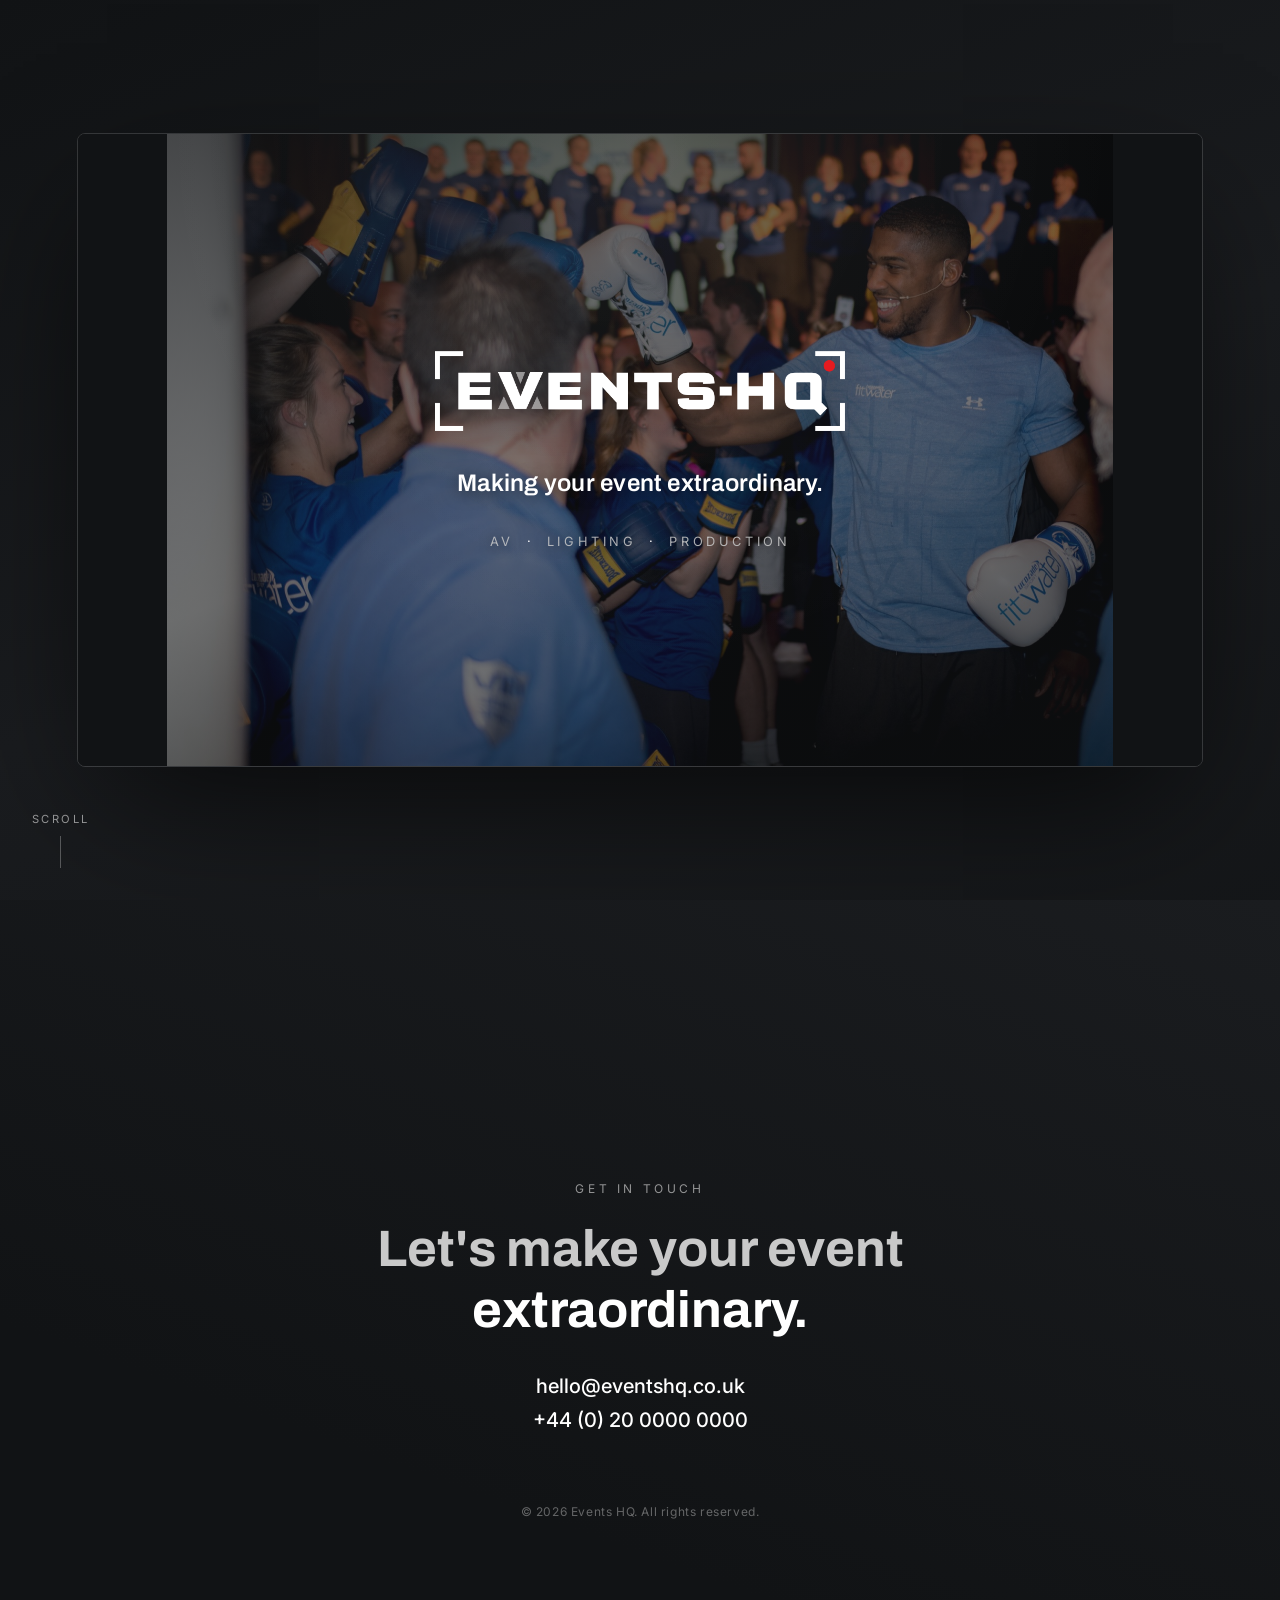
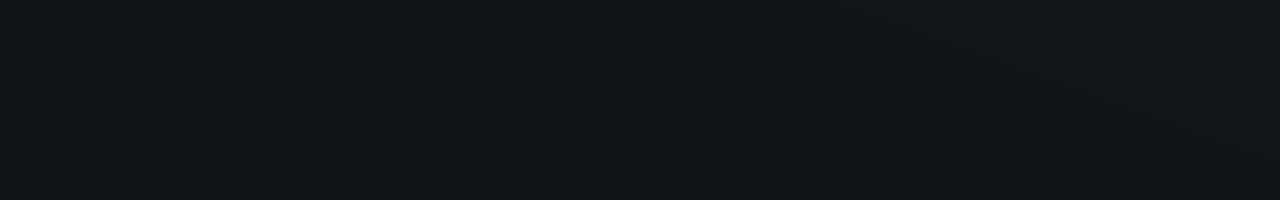
<file: website-v3/index.html>
<!DOCTYPE html>
<html lang="en">
<head>
<meta charset="UTF-8">
<meta name="viewport" content="width=device-width, initial-scale=1.0">
<title>Events HQ — Making Your Event Extraordinary</title>
<meta name="description" content="Events HQ. AV, Lighting and Production for events that demand the extraordinary.">
<link rel="preconnect" href="https://fonts.googleapis.com">
<link rel="preconnect" href="https://fonts.gstatic.com" crossorigin>
<link href="https://fonts.googleapis.com/css2?family=Archivo:wght@500;600;700&family=Inter:wght@400;500;600&display=swap" rel="stylesheet">
<link rel="stylesheet" href="styles.css">
</head>
<body>

<a href="#contact" class="scroll-contact" aria-label="Scroll to contact">
  <span class="scroll-contact__label">Scroll</span>
  <span class="scroll-contact__line"></span>
</a>

<main>

  <section class="hero" id="top">
    <div class="screen">
      <div class="screen__bg">
        <img src="assets/images/about.jpg" alt="" role="presentation">
      </div>
      <img src="assets/logos/logo-white.png" alt="Events HQ" class="screen__logo">
      <p class="screen__tagline">Making your event extraordinary.</p>
      <p class="screen__services">AV <span>&middot;</span> Lighting <span>&middot;</span> Production</p>
    </div>
  </section>

  <section class="contact" id="contact">
    <span class="eyebrow">Get in touch</span>
    <h2>Let's make your event<br><em>extraordinary.</em></h2>
    <div class="contact-links">
      <a href="mailto:hello@eventshq.co.uk">hello@eventshq.co.uk</a>
      <a href="tel:+442000000000">+44 (0) 20 0000 0000</a>
    </div>
    <p class="footer-copy">&copy; <span id="year"></span> Events HQ. All rights reserved.</p>
  </section>

</main>

<script src="script.js"></script>
</body>
</html>
</file>
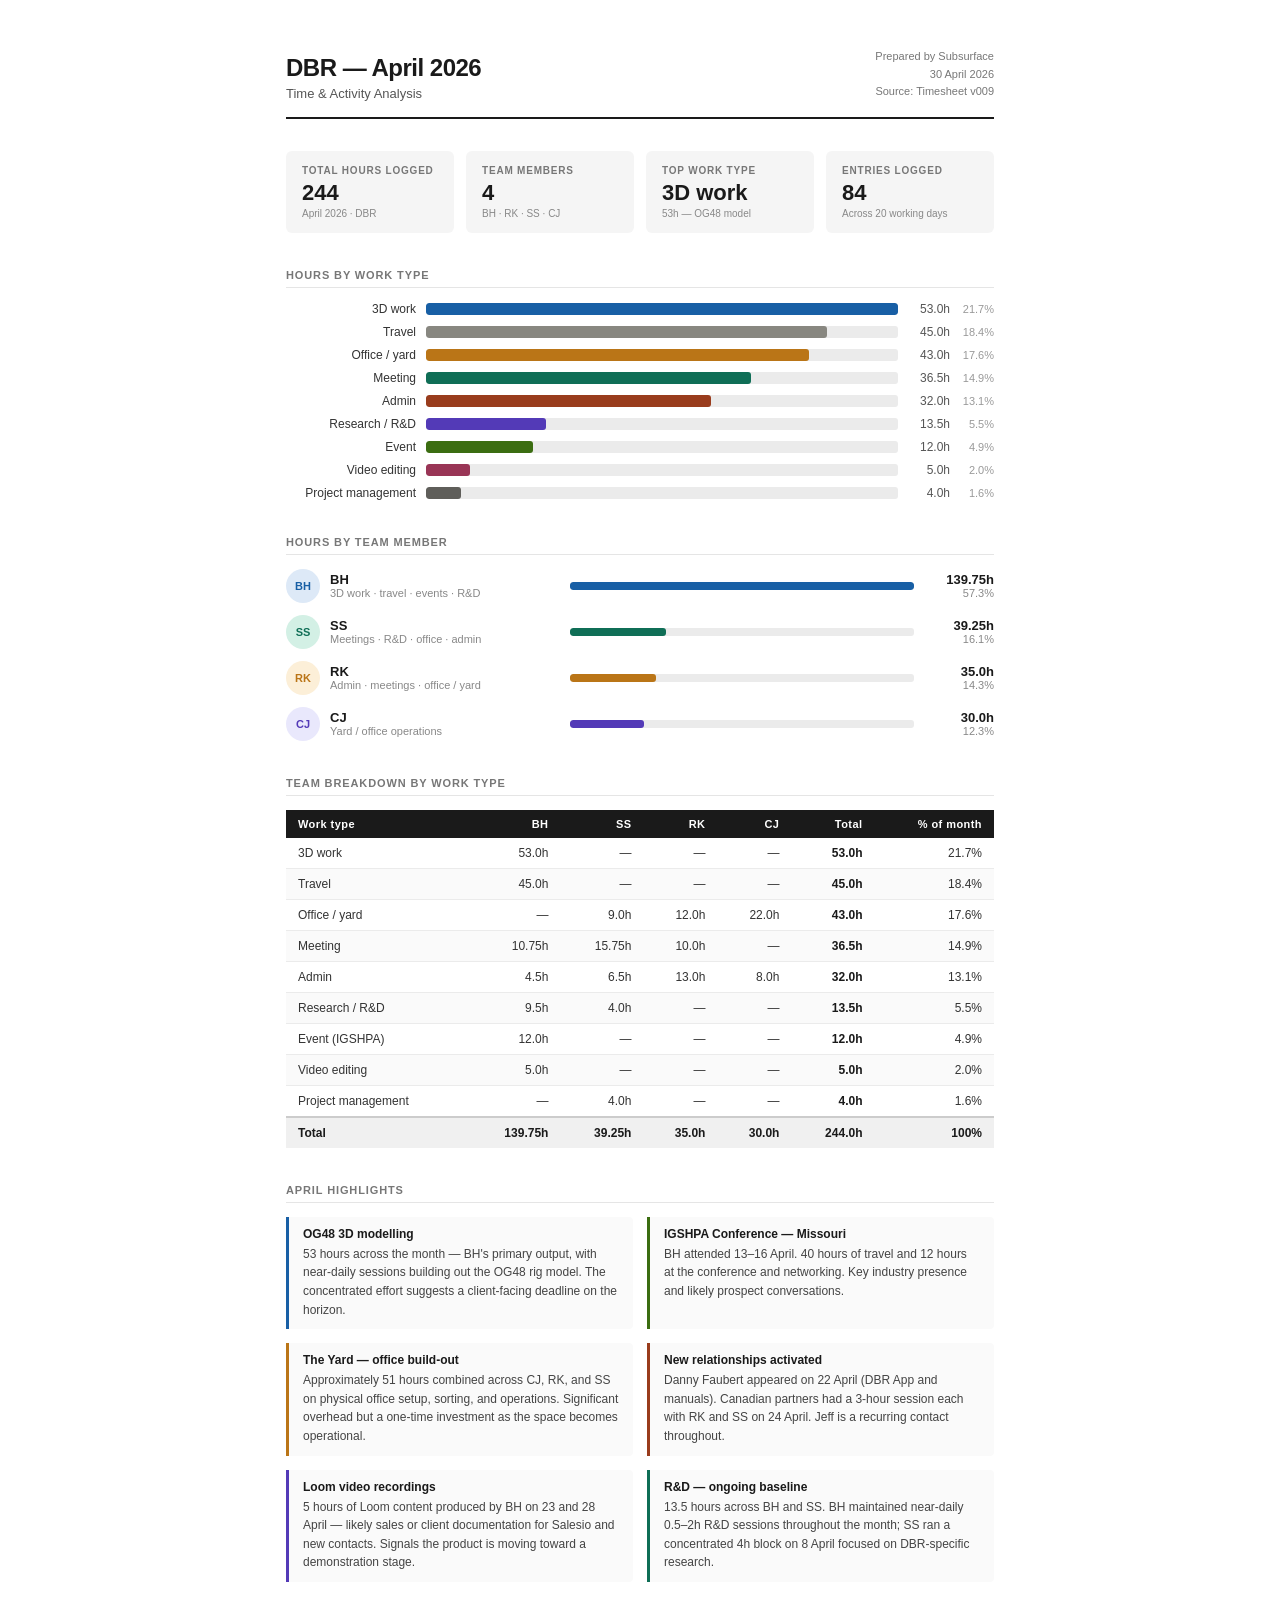
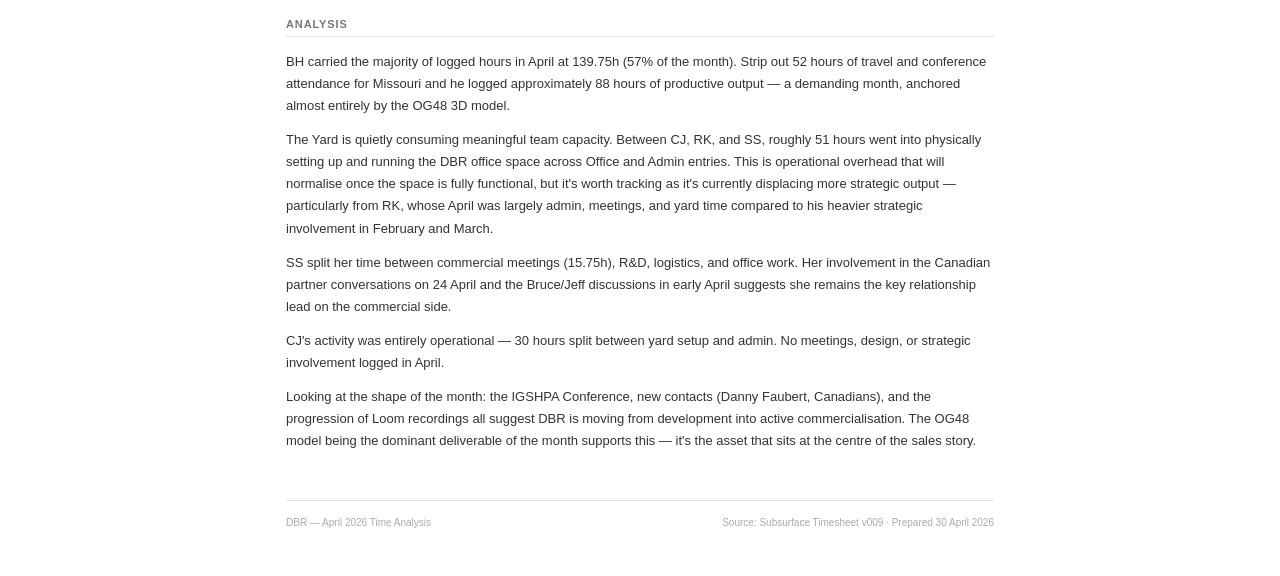
<file: 2026-04-30-DBR-April-Time-Analysis.html>
<!DOCTYPE html>
<html lang="en">
<head>
<meta charset="UTF-8">
<meta name="viewport" content="width=device-width, initial-scale=1.0">
<title>DBR — April 2026 Time Analysis</title>
<style>
  * { margin: 0; padding: 0; box-sizing: border-box; }
  body { font-family: Arial, Helvetica, sans-serif; font-size: 13px; color: #1a1a1a; background: #fff; }

  .page { max-width: 820px; margin: 0 auto; padding: 48px 56px; }

  /* Header */
  .doc-header { border-bottom: 2px solid #1a1a1a; padding-bottom: 16px; margin-bottom: 32px; display: flex; justify-content: space-between; align-items: flex-end; }
  .doc-title { font-size: 24px; font-weight: 700; letter-spacing: -0.5px; }
  .doc-subtitle { font-size: 13px; color: #555; margin-top: 4px; }
  .doc-meta { text-align: right; font-size: 11px; color: #777; line-height: 1.6; }

  /* Summary cards */
  .summary-grid { display: grid; grid-template-columns: repeat(4, 1fr); gap: 12px; margin-bottom: 36px; }
  .summary-card { background: #f5f5f5; border-radius: 6px; padding: 14px 16px; }
  .card-label { font-size: 10px; font-weight: 700; text-transform: uppercase; letter-spacing: 0.08em; color: #777; margin-bottom: 4px; }
  .card-value { font-size: 22px; font-weight: 700; color: #1a1a1a; }
  .card-note { font-size: 10px; color: #888; margin-top: 2px; }

  /* Section headings */
  h2 { font-size: 11px; font-weight: 700; text-transform: uppercase; letter-spacing: 0.08em; color: #777; margin-bottom: 14px; padding-bottom: 6px; border-bottom: 1px solid #e5e5e5; }

  /* Bar chart rows */
  .section { margin-bottom: 36px; }
  .bar-row { display: flex; align-items: center; gap: 10px; margin-bottom: 9px; }
  .bar-label { font-size: 12px; color: #333; width: 130px; flex-shrink: 0; text-align: right; }
  .bar-track { flex: 1; background: #ebebeb; border-radius: 3px; height: 12px; overflow: hidden; }
  .bar-fill { height: 100%; border-radius: 3px; }
  .bar-value { font-size: 12px; color: #555; width: 42px; flex-shrink: 0; text-align: right; }
  .bar-pct { font-size: 11px; color: #999; width: 34px; text-align: right; }

  /* Two-col layout */
  .two-col { display: grid; grid-template-columns: 1fr 1fr; gap: 28px; margin-bottom: 36px; }

  /* Person rows */
  .person-row { display: flex; align-items: center; gap: 10px; margin-bottom: 12px; }
  .avatar { width: 34px; height: 34px; border-radius: 50%; display: flex; align-items: center; justify-content: center; font-size: 11px; font-weight: 700; flex-shrink: 0; }
  .person-info { flex: 1; }
  .person-name { font-size: 13px; font-weight: 700; }
  .person-role { font-size: 11px; color: #888; }
  .person-hrs { font-size: 13px; font-weight: 700; color: #1a1a1a; text-align: right; }
  .person-pct { font-size: 11px; color: #888; text-align: right; }
  .person-bar-track { flex: 1.5; background: #ebebeb; border-radius: 3px; height: 8px; overflow: hidden; }
  .person-bar-fill { height: 100%; border-radius: 3px; }

  /* Highlights */
  .highlight-grid { display: grid; grid-template-columns: 1fr 1fr; gap: 14px; }
  .hl-card { border-left: 3px solid; padding: 10px 14px; background: #fafafa; border-radius: 0 4px 4px 0; }
  .hl-title { font-size: 12px; font-weight: 700; color: #1a1a1a; margin-bottom: 4px; }
  .hl-body { font-size: 12px; color: #444; line-height: 1.55; }

  /* Narrative */
  .narrative p { font-size: 13px; color: #333; line-height: 1.7; margin-bottom: 12px; }
  .narrative p:last-child { margin-bottom: 0; }

  /* Table */
  table { width: 100%; border-collapse: collapse; font-size: 12px; }
  thead tr { background: #1a1a1a; color: #fff; }
  thead th { padding: 8px 12px; text-align: left; font-weight: 700; font-size: 11px; letter-spacing: 0.04em; }
  tbody tr { border-bottom: 1px solid #ebebeb; }
  tbody tr:nth-child(even) { background: #fafafa; }
  tbody td { padding: 8px 12px; color: #333; }
  .t-num { text-align: right; }
  .t-bold { font-weight: 700; color: #1a1a1a; }
  tfoot tr { background: #f0f0f0; border-top: 2px solid #ccc; }
  tfoot td { padding: 8px 12px; font-weight: 700; font-size: 12px; }

  /* Footer */
  .doc-footer { margin-top: 48px; padding-top: 16px; border-top: 1px solid #e0e0e0; display: flex; justify-content: space-between; font-size: 10px; color: #aaa; }

  /* Print */
  @media print {
    body { font-size: 12px; }
    .page { padding: 32px 40px; max-width: 100%; }
    .summary-card { background: #f5f5f5 !important; -webkit-print-color-adjust: exact; print-color-adjust: exact; }
    thead tr { background: #1a1a1a !important; -webkit-print-color-adjust: exact; print-color-adjust: exact; }
    .hl-card { background: #fafafa !important; -webkit-print-color-adjust: exact; print-color-adjust: exact; }
    .bar-fill { -webkit-print-color-adjust: exact; print-color-adjust: exact; }
    .person-bar-fill { -webkit-print-color-adjust: exact; print-color-adjust: exact; }
    .avatar { -webkit-print-color-adjust: exact; print-color-adjust: exact; }
  }
</style>
</head>
<body>
<div class="page">

  <!-- Header -->
  <div class="doc-header">
    <div>
      <div class="doc-title">DBR — April 2026</div>
      <div class="doc-subtitle">Time &amp; Activity Analysis</div>
    </div>
    <div class="doc-meta">
      Prepared by Subsurface<br>
      30 April 2026<br>
      Source: Timesheet v009
    </div>
  </div>

  <!-- Summary cards -->
  <div class="summary-grid">
    <div class="summary-card">
      <div class="card-label">Total hours logged</div>
      <div class="card-value">244</div>
      <div class="card-note">April 2026 · DBR</div>
    </div>
    <div class="summary-card">
      <div class="card-label">Team members</div>
      <div class="card-value">4</div>
      <div class="card-note">BH · RK · SS · CJ</div>
    </div>
    <div class="summary-card">
      <div class="card-label">Top work type</div>
      <div class="card-value">3D work</div>
      <div class="card-note">53h — OG48 model</div>
    </div>
    <div class="summary-card">
      <div class="card-label">Entries logged</div>
      <div class="card-value">84</div>
      <div class="card-note">Across 20 working days</div>
    </div>
  </div>

  <!-- Work type breakdown -->
  <div class="section">
    <h2>Hours by work type</h2>

    <div class="bar-row">
      <span class="bar-label">3D work</span>
      <div class="bar-track"><div class="bar-fill" style="width:100%;background:#185FA5;"></div></div>
      <span class="bar-value">53.0h</span>
      <span class="bar-pct">21.7%</span>
    </div>
    <div class="bar-row">
      <span class="bar-label">Travel</span>
      <div class="bar-track"><div class="bar-fill" style="width:84.9%;background:#888780;"></div></div>
      <span class="bar-value">45.0h</span>
      <span class="bar-pct">18.4%</span>
    </div>
    <div class="bar-row">
      <span class="bar-label">Office / yard</span>
      <div class="bar-track"><div class="bar-fill" style="width:81.1%;background:#BA7517;"></div></div>
      <span class="bar-value">43.0h</span>
      <span class="bar-pct">17.6%</span>
    </div>
    <div class="bar-row">
      <span class="bar-label">Meeting</span>
      <div class="bar-track"><div class="bar-fill" style="width:68.9%;background:#0F6E56;"></div></div>
      <span class="bar-value">36.5h</span>
      <span class="bar-pct">14.9%</span>
    </div>
    <div class="bar-row">
      <span class="bar-label">Admin</span>
      <div class="bar-track"><div class="bar-fill" style="width:60.4%;background:#993C1D;"></div></div>
      <span class="bar-value">32.0h</span>
      <span class="bar-pct">13.1%</span>
    </div>
    <div class="bar-row">
      <span class="bar-label">Research / R&amp;D</span>
      <div class="bar-track"><div class="bar-fill" style="width:25.5%;background:#533AB7;"></div></div>
      <span class="bar-value">13.5h</span>
      <span class="bar-pct">5.5%</span>
    </div>
    <div class="bar-row">
      <span class="bar-label">Event</span>
      <div class="bar-track"><div class="bar-fill" style="width:22.6%;background:#3B6D11;"></div></div>
      <span class="bar-value">12.0h</span>
      <span class="bar-pct">4.9%</span>
    </div>
    <div class="bar-row">
      <span class="bar-label">Video editing</span>
      <div class="bar-track"><div class="bar-fill" style="width:9.4%;background:#993556;"></div></div>
      <span class="bar-value">5.0h</span>
      <span class="bar-pct">2.0%</span>
    </div>
    <div class="bar-row">
      <span class="bar-label">Project management</span>
      <div class="bar-track"><div class="bar-fill" style="width:7.5%;background:#5F5E5A;"></div></div>
      <span class="bar-value">4.0h</span>
      <span class="bar-pct">1.6%</span>
    </div>
  </div>

  <!-- Team member breakdown -->
  <div class="section">
    <h2>Hours by team member</h2>

    <div class="person-row">
      <div class="avatar" style="background:#dde9f7;color:#185FA5;">BH</div>
      <div class="person-info">
        <div class="person-name">BH</div>
        <div class="person-role">3D work · travel · events · R&amp;D</div>
      </div>
      <div class="person-bar-track"><div class="person-bar-fill" style="width:100%;background:#185FA5;"></div></div>
      <div style="text-align:right;min-width:70px;">
        <div class="person-hrs">139.75h</div>
        <div class="person-pct">57.3%</div>
      </div>
    </div>

    <div class="person-row">
      <div class="avatar" style="background:#d3f0e5;color:#0F6E56;">SS</div>
      <div class="person-info">
        <div class="person-name">SS</div>
        <div class="person-role">Meetings · R&amp;D · office · admin</div>
      </div>
      <div class="person-bar-track"><div class="person-bar-fill" style="width:28.1%;background:#0F6E56;"></div></div>
      <div style="text-align:right;min-width:70px;">
        <div class="person-hrs">39.25h</div>
        <div class="person-pct">16.1%</div>
      </div>
    </div>

    <div class="person-row">
      <div class="avatar" style="background:#fcefd8;color:#BA7517;">RK</div>
      <div class="person-info">
        <div class="person-name">RK</div>
        <div class="person-role">Admin · meetings · office / yard</div>
      </div>
      <div class="person-bar-track"><div class="person-bar-fill" style="width:25.0%;background:#BA7517;"></div></div>
      <div style="text-align:right;min-width:70px;">
        <div class="person-hrs">35.0h</div>
        <div class="person-pct">14.3%</div>
      </div>
    </div>

    <div class="person-row">
      <div class="avatar" style="background:#e9e8fc;color:#533AB7;">CJ</div>
      <div class="person-info">
        <div class="person-name">CJ</div>
        <div class="person-role">Yard / office operations</div>
      </div>
      <div class="person-bar-track"><div class="person-bar-fill" style="width:21.5%;background:#533AB7;"></div></div>
      <div style="text-align:right;min-width:70px;">
        <div class="person-hrs">30.0h</div>
        <div class="person-pct">12.3%</div>
      </div>
    </div>
  </div>

  <!-- Detailed table -->
  <div class="section">
    <h2>Team breakdown by work type</h2>
    <table>
      <thead>
        <tr>
          <th>Work type</th>
          <th class="t-num">BH</th>
          <th class="t-num">SS</th>
          <th class="t-num">RK</th>
          <th class="t-num">CJ</th>
          <th class="t-num">Total</th>
          <th class="t-num">% of month</th>
        </tr>
      </thead>
      <tbody>
        <tr>
          <td>3D work</td>
          <td class="t-num">53.0h</td>
          <td class="t-num">—</td>
          <td class="t-num">—</td>
          <td class="t-num">—</td>
          <td class="t-num t-bold">53.0h</td>
          <td class="t-num">21.7%</td>
        </tr>
        <tr>
          <td>Travel</td>
          <td class="t-num">45.0h</td>
          <td class="t-num">—</td>
          <td class="t-num">—</td>
          <td class="t-num">—</td>
          <td class="t-num t-bold">45.0h</td>
          <td class="t-num">18.4%</td>
        </tr>
        <tr>
          <td>Office / yard</td>
          <td class="t-num">—</td>
          <td class="t-num">9.0h</td>
          <td class="t-num">12.0h</td>
          <td class="t-num">22.0h</td>
          <td class="t-num t-bold">43.0h</td>
          <td class="t-num">17.6%</td>
        </tr>
        <tr>
          <td>Meeting</td>
          <td class="t-num">10.75h</td>
          <td class="t-num">15.75h</td>
          <td class="t-num">10.0h</td>
          <td class="t-num">—</td>
          <td class="t-num t-bold">36.5h</td>
          <td class="t-num">14.9%</td>
        </tr>
        <tr>
          <td>Admin</td>
          <td class="t-num">4.5h</td>
          <td class="t-num">6.5h</td>
          <td class="t-num">13.0h</td>
          <td class="t-num">8.0h</td>
          <td class="t-num t-bold">32.0h</td>
          <td class="t-num">13.1%</td>
        </tr>
        <tr>
          <td>Research / R&amp;D</td>
          <td class="t-num">9.5h</td>
          <td class="t-num">4.0h</td>
          <td class="t-num">—</td>
          <td class="t-num">—</td>
          <td class="t-num t-bold">13.5h</td>
          <td class="t-num">5.5%</td>
        </tr>
        <tr>
          <td>Event (IGSHPA)</td>
          <td class="t-num">12.0h</td>
          <td class="t-num">—</td>
          <td class="t-num">—</td>
          <td class="t-num">—</td>
          <td class="t-num t-bold">12.0h</td>
          <td class="t-num">4.9%</td>
        </tr>
        <tr>
          <td>Video editing</td>
          <td class="t-num">5.0h</td>
          <td class="t-num">—</td>
          <td class="t-num">—</td>
          <td class="t-num">—</td>
          <td class="t-num t-bold">5.0h</td>
          <td class="t-num">2.0%</td>
        </tr>
        <tr>
          <td>Project management</td>
          <td class="t-num">—</td>
          <td class="t-num">4.0h</td>
          <td class="t-num">—</td>
          <td class="t-num">—</td>
          <td class="t-num t-bold">4.0h</td>
          <td class="t-num">1.6%</td>
        </tr>
      </tbody>
      <tfoot>
        <tr>
          <td>Total</td>
          <td class="t-num">139.75h</td>
          <td class="t-num">39.25h</td>
          <td class="t-num">35.0h</td>
          <td class="t-num">30.0h</td>
          <td class="t-num">244.0h</td>
          <td class="t-num">100%</td>
        </tr>
      </tfoot>
    </table>
  </div>

  <!-- April highlights -->
  <div class="section">
    <h2>April highlights</h2>
    <div class="highlight-grid">

      <div class="hl-card" style="border-color:#185FA5;">
        <div class="hl-title">OG48 3D modelling</div>
        <div class="hl-body">53 hours across the month — BH's primary output, with near-daily sessions building out the OG48 rig model. The concentrated effort suggests a client-facing deadline on the horizon.</div>
      </div>

      <div class="hl-card" style="border-color:#3B6D11;">
        <div class="hl-title">IGSHPA Conference — Missouri</div>
        <div class="hl-body">BH attended 13–16 April. 40 hours of travel and 12 hours at the conference and networking. Key industry presence and likely prospect conversations.</div>
      </div>

      <div class="hl-card" style="border-color:#BA7517;">
        <div class="hl-title">The Yard — office build-out</div>
        <div class="hl-body">Approximately 51 hours combined across CJ, RK, and SS on physical office setup, sorting, and operations. Significant overhead but a one-time investment as the space becomes operational.</div>
      </div>

      <div class="hl-card" style="border-color:#993C1D;">
        <div class="hl-title">New relationships activated</div>
        <div class="hl-body">Danny Faubert appeared on 22 April (DBR App and manuals). Canadian partners had a 3-hour session each with RK and SS on 24 April. Jeff is a recurring contact throughout.</div>
      </div>

      <div class="hl-card" style="border-color:#533AB7;">
        <div class="hl-title">Loom video recordings</div>
        <div class="hl-body">5 hours of Loom content produced by BH on 23 and 28 April — likely sales or client documentation for Salesio and new contacts. Signals the product is moving toward a demonstration stage.</div>
      </div>

      <div class="hl-card" style="border-color:#0F6E56;">
        <div class="hl-title">R&amp;D — ongoing baseline</div>
        <div class="hl-body">13.5 hours across BH and SS. BH maintained near-daily 0.5–2h R&amp;D sessions throughout the month; SS ran a concentrated 4h block on 8 April focused on DBR-specific research.</div>
      </div>

    </div>
  </div>

  <!-- Narrative -->
  <div class="section">
    <h2>Analysis</h2>
    <div class="narrative">
      <p>BH carried the majority of logged hours in April at 139.75h (57% of the month). Strip out 52 hours of travel and conference attendance for Missouri and he logged approximately 88 hours of productive output — a demanding month, anchored almost entirely by the OG48 3D model.</p>

      <p>The Yard is quietly consuming meaningful team capacity. Between CJ, RK, and SS, roughly 51 hours went into physically setting up and running the DBR office space across Office and Admin entries. This is operational overhead that will normalise once the space is fully functional, but it's worth tracking as it's currently displacing more strategic output — particularly from RK, whose April was largely admin, meetings, and yard time compared to his heavier strategic involvement in February and March.</p>

      <p>SS split her time between commercial meetings (15.75h), R&amp;D, logistics, and office work. Her involvement in the Canadian partner conversations on 24 April and the Bruce/Jeff discussions in early April suggests she remains the key relationship lead on the commercial side.</p>

      <p>CJ's activity was entirely operational — 30 hours split between yard setup and admin. No meetings, design, or strategic involvement logged in April.</p>

      <p>Looking at the shape of the month: the IGSHPA Conference, new contacts (Danny Faubert, Canadians), and the progression of Loom recordings all suggest DBR is moving from development into active commercialisation. The OG48 model being the dominant deliverable of the month supports this — it's the asset that sits at the centre of the sales story.</p>
    </div>
  </div>

  <!-- Footer -->
  <div class="doc-footer">
    <span>DBR — April 2026 Time Analysis</span>
    <span>Source: Subsurface Timesheet v009 · Prepared 30 April 2026</span>
  </div>

</div>
</body>
</html>
</file>
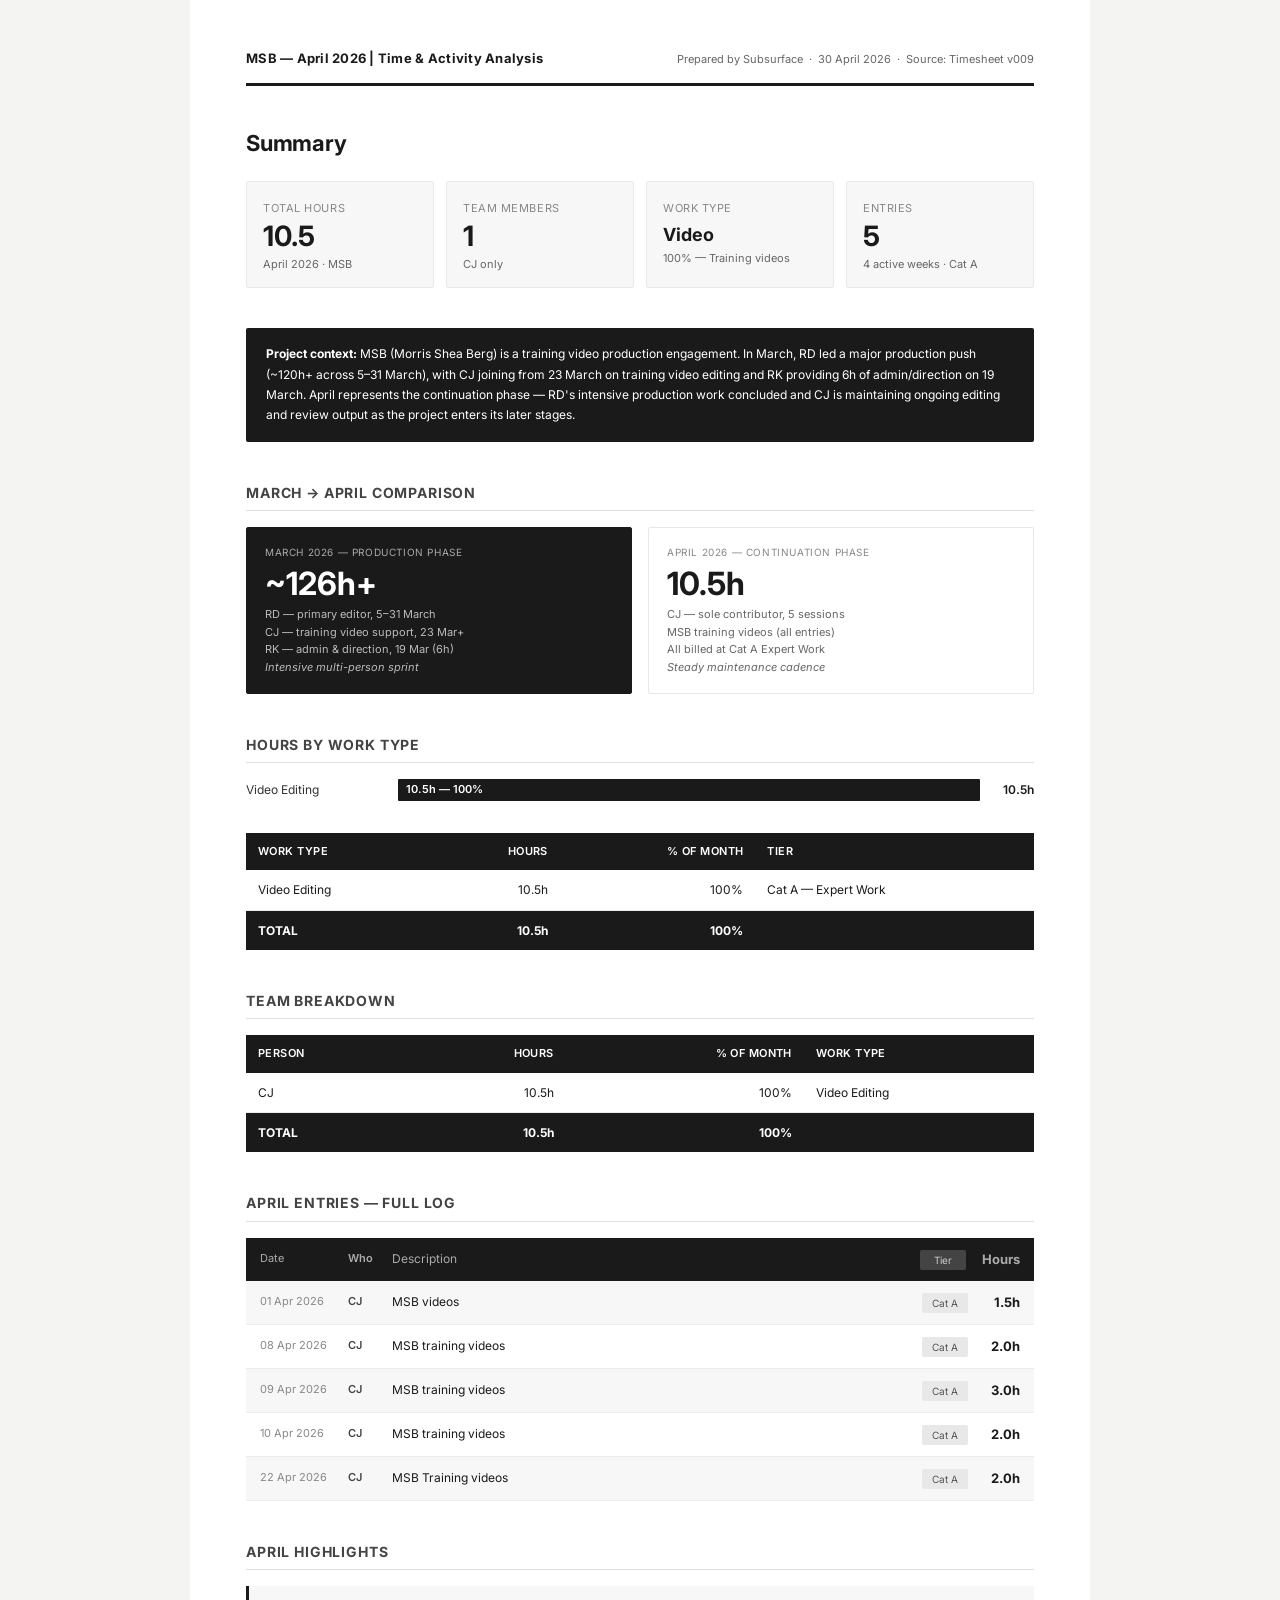
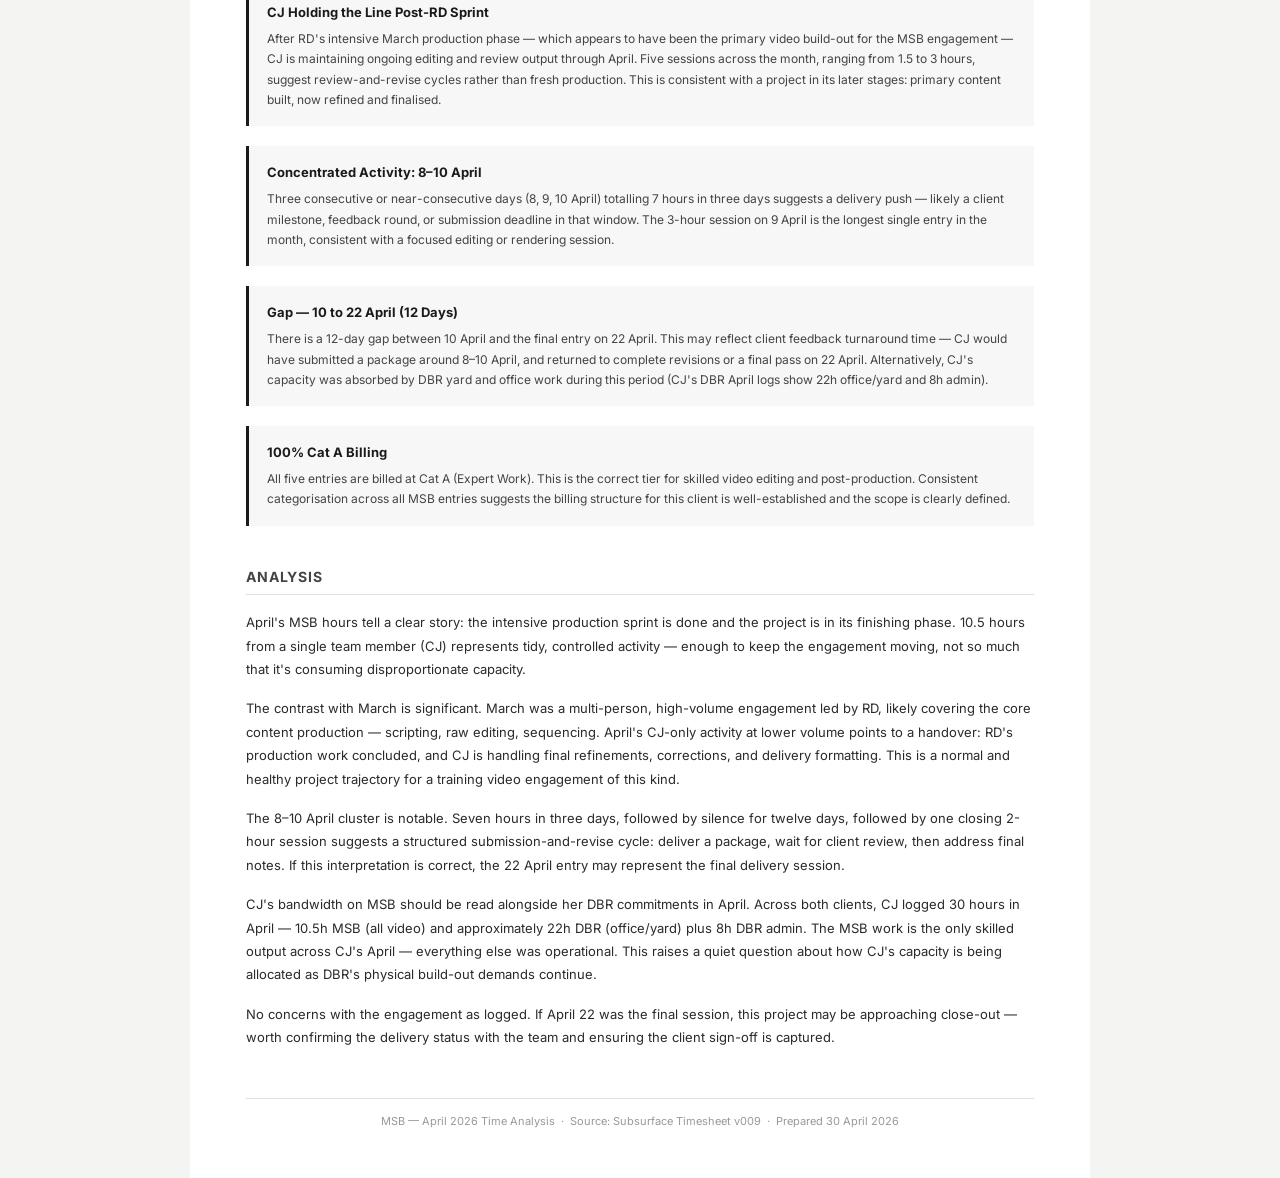
<file: 2026-04-30-MSB-April-Time-Analysis.html>
<!DOCTYPE html>
<html lang="en">
<head>
<meta charset="UTF-8">
<meta name="viewport" content="width=device-width, initial-scale=1.0">
<title>MSB — April 2026 | Time & Activity Analysis</title>
<style>
  @import url('https://fonts.googleapis.com/css2?family=Inter:wght@300;400;500;600;700&display=swap');

  * { box-sizing: border-box; margin: 0; padding: 0; }

  body {
    font-family: 'Inter', Arial, sans-serif;
    background: #f4f4f2;
    color: #1a1a1a;
    font-size: 13px;
    line-height: 1.6;
  }

  .page {
    max-width: 900px;
    margin: 0 auto;
    background: #fff;
    padding: 48px 56px;
  }

  /* Header */
  .doc-header {
    display: flex;
    justify-content: space-between;
    align-items: baseline;
    border-bottom: 3px solid #1a1a1a;
    padding-bottom: 14px;
    margin-bottom: 40px;
  }
  .doc-header .left {
    font-weight: 700;
    font-size: 13px;
    letter-spacing: 0.02em;
  }
  .doc-header .right {
    font-size: 11px;
    color: #666;
  }

  /* Section headings */
  h1 {
    font-size: 22px;
    font-weight: 700;
    margin-bottom: 20px;
    letter-spacing: -0.01em;
  }
  h2 {
    font-size: 14px;
    font-weight: 700;
    text-transform: uppercase;
    letter-spacing: 0.06em;
    margin-bottom: 16px;
    margin-top: 40px;
    color: #444;
    border-bottom: 1px solid #e0e0e0;
    padding-bottom: 6px;
  }

  /* Summary metric cards */
  .metric-grid {
    display: grid;
    grid-template-columns: repeat(4, 1fr);
    gap: 12px;
    margin-bottom: 40px;
  }
  .metric-card {
    background: #f7f7f7;
    border: 1px solid #e8e8e8;
    padding: 18px 16px 14px;
    border-radius: 2px;
  }
  .metric-card .value {
    font-size: 28px;
    font-weight: 700;
    line-height: 1;
    margin-bottom: 6px;
  }
  .metric-card .label {
    font-size: 11px;
    text-transform: uppercase;
    letter-spacing: 0.05em;
    color: #888;
    margin-bottom: 4px;
  }
  .metric-card .note {
    font-size: 11px;
    color: #666;
  }

  /* Context banner */
  .context-banner {
    background: #1a1a1a;
    color: #fff;
    padding: 16px 20px;
    border-radius: 2px;
    margin-bottom: 32px;
    font-size: 12px;
    line-height: 1.7;
  }
  .context-banner strong {
    color: #fff;
  }

  /* Table */
  table {
    width: 100%;
    border-collapse: collapse;
    font-size: 12px;
    margin-bottom: 32px;
  }
  thead tr {
    background: #1a1a1a;
    color: #fff;
  }
  thead th {
    padding: 10px 12px;
    text-align: left;
    font-weight: 600;
    font-size: 11px;
    letter-spacing: 0.04em;
    text-transform: uppercase;
  }
  thead th.r { text-align: right; }
  tbody tr:nth-child(even) { background: #f7f7f7; }
  tbody tr:hover { background: #f0f0f0; }
  tbody td {
    padding: 10px 12px;
    border-bottom: 1px solid #ececec;
    vertical-align: top;
  }
  tbody td.r { text-align: right; }
  tbody td.muted { color: #888; }
  tfoot tr { background: #1a1a1a; color: #fff; }
  tfoot td {
    padding: 10px 12px;
    font-weight: 700;
    font-size: 12px;
  }
  tfoot td.r { text-align: right; }

  /* Bar chart */
  .bar-section { margin-bottom: 32px; }
  .bar-row {
    display: flex;
    align-items: center;
    gap: 12px;
    margin-bottom: 10px;
  }
  .bar-label {
    width: 140px;
    font-size: 12px;
    flex-shrink: 0;
    color: #333;
  }
  .bar-track {
    flex: 1;
    background: #ececec;
    height: 22px;
    border-radius: 1px;
    overflow: hidden;
    position: relative;
  }
  .bar-fill {
    height: 100%;
    background: #1a1a1a;
    display: flex;
    align-items: center;
    padding-left: 8px;
    color: #fff;
    font-size: 11px;
    font-weight: 600;
    transition: width 0.6s ease;
    white-space: nowrap;
    min-width: 60px;
  }
  .bar-fill.accent { background: #555; }
  .bar-num {
    font-size: 12px;
    font-weight: 600;
    min-width: 42px;
    text-align: right;
    color: #1a1a1a;
  }

  /* Timeline / entries */
  .entry-list { margin-bottom: 32px; }
  .entry-row {
    display: flex;
    gap: 16px;
    padding: 11px 14px;
    border-bottom: 1px solid #ececec;
    align-items: flex-start;
  }
  .entry-row:nth-child(even) { background: #f7f7f7; }
  .entry-date {
    font-size: 11px;
    color: #888;
    min-width: 72px;
    padding-top: 1px;
  }
  .entry-person {
    font-weight: 600;
    font-size: 11px;
    min-width: 28px;
    padding-top: 1px;
    color: #444;
  }
  .entry-desc { flex: 1; font-size: 12px; }
  .entry-hours {
    font-weight: 700;
    font-size: 13px;
    min-width: 36px;
    text-align: right;
  }
  .entry-tier {
    font-size: 10px;
    background: #e8e8e8;
    padding: 2px 6px;
    border-radius: 2px;
    color: #555;
    min-width: 46px;
    text-align: center;
    margin-top: 1px;
  }

  /* Month comparison */
  .month-compare {
    display: grid;
    grid-template-columns: 1fr 1fr;
    gap: 16px;
    margin-bottom: 32px;
  }
  .month-card {
    border: 1px solid #e8e8e8;
    padding: 16px 18px;
    border-radius: 2px;
  }
  .month-card .month-label {
    font-size: 10px;
    text-transform: uppercase;
    letter-spacing: 0.06em;
    color: #888;
    margin-bottom: 8px;
  }
  .month-card .month-hours {
    font-size: 32px;
    font-weight: 700;
    line-height: 1;
    margin-bottom: 6px;
  }
  .month-card .month-detail {
    font-size: 11px;
    color: #666;
    line-height: 1.6;
  }
  .month-card.dark {
    background: #1a1a1a;
    border-color: #1a1a1a;
    color: #fff;
  }
  .month-card.dark .month-label { color: #aaa; }
  .month-card.dark .month-detail { color: #bbb; }

  /* Highlights */
  .highlight-block {
    margin-bottom: 20px;
    padding: 16px 18px;
    border-left: 3px solid #1a1a1a;
    background: #f7f7f7;
  }
  .highlight-block .hl-title {
    font-weight: 700;
    font-size: 13px;
    margin-bottom: 6px;
  }
  .highlight-block .hl-body {
    font-size: 12px;
    color: #444;
    line-height: 1.7;
  }

  /* Analysis prose */
  .analysis p {
    font-size: 13px;
    line-height: 1.8;
    margin-bottom: 16px;
    color: #2a2a2a;
  }

  /* Footer */
  .doc-footer {
    margin-top: 48px;
    border-top: 1px solid #e0e0e0;
    padding-top: 14px;
    font-size: 11px;
    color: #999;
    text-align: center;
  }

  /* Print */
  @media print {
    body { background: #fff; }
    .page { padding: 24px 32px; }
    h2 { margin-top: 24px; }
  }
</style>
</head>
<body>
<div class="page">

  <!-- HEADER -->
  <div class="doc-header">
    <div class="left">MSB — April 2026 | Time &amp; Activity Analysis</div>
    <div class="right">Prepared by Subsurface &nbsp;·&nbsp; 30 April 2026 &nbsp;·&nbsp; Source: Timesheet v009</div>
  </div>

  <!-- SUMMARY METRICS -->
  <h1>Summary</h1>

  <div class="metric-grid">
    <div class="metric-card">
      <div class="label">Total Hours</div>
      <div class="value">10.5</div>
      <div class="note">April 2026 · MSB</div>
    </div>
    <div class="metric-card">
      <div class="label">Team Members</div>
      <div class="value">1</div>
      <div class="note">CJ only</div>
    </div>
    <div class="metric-card">
      <div class="label">Work Type</div>
      <div class="value" style="font-size:18px; padding-top:4px;">Video</div>
      <div class="note">100% — Training videos</div>
    </div>
    <div class="metric-card">
      <div class="label">Entries</div>
      <div class="value">5</div>
      <div class="note">4 active weeks · Cat A</div>
    </div>
  </div>

  <!-- CONTEXT BANNER -->
  <div class="context-banner">
    <strong>Project context:</strong> MSB (Morris Shea Berg) is a training video production engagement. In March, RD led a major production push (~120h+ across 5–31 March), with CJ joining from 23 March on training video editing and RK providing 6h of admin/direction on 19 March. April represents the continuation phase — RD's intensive production work concluded and CJ is maintaining ongoing editing and review output as the project enters its later stages.
  </div>

  <!-- MONTH COMPARISON -->
  <h2>March → April Comparison</h2>

  <div class="month-compare">
    <div class="month-card dark">
      <div class="month-label">March 2026 — Production Phase</div>
      <div class="month-hours">~126h+</div>
      <div class="month-detail">
        RD — primary editor, 5–31 March<br>
        CJ — training video support, 23 Mar+<br>
        RK — admin &amp; direction, 19 Mar (6h)<br>
        <em>Intensive multi-person sprint</em>
      </div>
    </div>
    <div class="month-card">
      <div class="month-label">April 2026 — Continuation Phase</div>
      <div class="month-hours">10.5h</div>
      <div class="month-detail">
        CJ — sole contributor, 5 sessions<br>
        MSB training videos (all entries)<br>
        All billed at Cat A Expert Work<br>
        <em>Steady maintenance cadence</em>
      </div>
    </div>
  </div>

  <!-- WORK TYPE BREAKDOWN -->
  <h2>Hours by Work Type</h2>
  <div class="bar-section">
    <div class="bar-row">
      <div class="bar-label">Video Editing</div>
      <div class="bar-track">
        <div class="bar-fill" style="width:100%">10.5h — 100%</div>
      </div>
      <div class="bar-num">10.5h</div>
    </div>
  </div>

  <table>
    <thead>
      <tr>
        <th>Work Type</th>
        <th class="r">Hours</th>
        <th class="r">% of Month</th>
        <th>Tier</th>
      </tr>
    </thead>
    <tbody>
      <tr>
        <td>Video Editing</td>
        <td class="r">10.5h</td>
        <td class="r">100%</td>
        <td>Cat A — Expert Work</td>
      </tr>
    </tbody>
    <tfoot>
      <tr>
        <td>TOTAL</td>
        <td class="r">10.5h</td>
        <td class="r">100%</td>
        <td></td>
      </tr>
    </tfoot>
  </table>

  <!-- TEAM BREAKDOWN -->
  <h2>Team Breakdown</h2>

  <table>
    <thead>
      <tr>
        <th>Person</th>
        <th class="r">Hours</th>
        <th class="r">% of Month</th>
        <th>Work Type</th>
      </tr>
    </thead>
    <tbody>
      <tr>
        <td>CJ</td>
        <td class="r">10.5h</td>
        <td class="r">100%</td>
        <td>Video Editing</td>
      </tr>
    </tbody>
    <tfoot>
      <tr>
        <td>TOTAL</td>
        <td class="r">10.5h</td>
        <td class="r">100%</td>
        <td></td>
      </tr>
    </tfoot>
  </table>

  <!-- ALL ENTRIES -->
  <h2>April Entries — Full Log</h2>

  <div class="entry-list">
    <div class="entry-row" style="background:#1a1a1a; color:#fff; border:none;">
      <div class="entry-date" style="color:#aaa;">Date</div>
      <div class="entry-person" style="color:#aaa;">Who</div>
      <div class="entry-desc" style="color:#aaa;">Description</div>
      <div class="entry-tier" style="background:#444;color:#ccc;">Tier</div>
      <div class="entry-hours" style="color:#aaa;">Hours</div>
    </div>
    <div class="entry-row">
      <div class="entry-date">01 Apr 2026</div>
      <div class="entry-person">CJ</div>
      <div class="entry-desc">MSB videos</div>
      <div class="entry-tier">Cat A</div>
      <div class="entry-hours">1.5h</div>
    </div>
    <div class="entry-row">
      <div class="entry-date">08 Apr 2026</div>
      <div class="entry-person">CJ</div>
      <div class="entry-desc">MSB training videos</div>
      <div class="entry-tier">Cat A</div>
      <div class="entry-hours">2.0h</div>
    </div>
    <div class="entry-row">
      <div class="entry-date">09 Apr 2026</div>
      <div class="entry-person">CJ</div>
      <div class="entry-desc">MSB training videos</div>
      <div class="entry-tier">Cat A</div>
      <div class="entry-hours">3.0h</div>
    </div>
    <div class="entry-row">
      <div class="entry-date">10 Apr 2026</div>
      <div class="entry-person">CJ</div>
      <div class="entry-desc">MSB training videos</div>
      <div class="entry-tier">Cat A</div>
      <div class="entry-hours">2.0h</div>
    </div>
    <div class="entry-row">
      <div class="entry-date">22 Apr 2026</div>
      <div class="entry-person">CJ</div>
      <div class="entry-desc">MSB Training videos</div>
      <div class="entry-tier">Cat A</div>
      <div class="entry-hours">2.0h</div>
    </div>
  </div>

  <!-- HIGHLIGHTS -->
  <h2>April Highlights</h2>

  <div class="highlight-block">
    <div class="hl-title">CJ Holding the Line Post-RD Sprint</div>
    <div class="hl-body">After RD's intensive March production phase — which appears to have been the primary video build-out for the MSB engagement — CJ is maintaining ongoing editing and review output through April. Five sessions across the month, ranging from 1.5 to 3 hours, suggest review-and-revise cycles rather than fresh production. This is consistent with a project in its later stages: primary content built, now refined and finalised.</div>
  </div>

  <div class="highlight-block">
    <div class="hl-title">Concentrated Activity: 8–10 April</div>
    <div class="hl-body">Three consecutive or near-consecutive days (8, 9, 10 April) totalling 7 hours in three days suggests a delivery push — likely a client milestone, feedback round, or submission deadline in that window. The 3-hour session on 9 April is the longest single entry in the month, consistent with a focused editing or rendering session.</div>
  </div>

  <div class="highlight-block">
    <div class="hl-title">Gap — 10 to 22 April (12 Days)</div>
    <div class="hl-body">There is a 12-day gap between 10 April and the final entry on 22 April. This may reflect client feedback turnaround time — CJ would have submitted a package around 8–10 April, and returned to complete revisions or a final pass on 22 April. Alternatively, CJ's capacity was absorbed by DBR yard and office work during this period (CJ's DBR April logs show 22h office/yard and 8h admin).</div>
  </div>

  <div class="highlight-block">
    <div class="hl-title">100% Cat A Billing</div>
    <div class="hl-body">All five entries are billed at Cat A (Expert Work). This is the correct tier for skilled video editing and post-production. Consistent categorisation across all MSB entries suggests the billing structure for this client is well-established and the scope is clearly defined.</div>
  </div>

  <!-- ANALYSIS -->
  <h2>Analysis</h2>

  <div class="analysis">
    <p>April's MSB hours tell a clear story: the intensive production sprint is done and the project is in its finishing phase. 10.5 hours from a single team member (CJ) represents tidy, controlled activity — enough to keep the engagement moving, not so much that it's consuming disproportionate capacity.</p>

    <p>The contrast with March is significant. March was a multi-person, high-volume engagement led by RD, likely covering the core content production — scripting, raw editing, sequencing. April's CJ-only activity at lower volume points to a handover: RD's production work concluded, and CJ is handling final refinements, corrections, and delivery formatting. This is a normal and healthy project trajectory for a training video engagement of this kind.</p>

    <p>The 8–10 April cluster is notable. Seven hours in three days, followed by silence for twelve days, followed by one closing 2-hour session suggests a structured submission-and-revise cycle: deliver a package, wait for client review, then address final notes. If this interpretation is correct, the 22 April entry may represent the final delivery session.</p>

    <p>CJ's bandwidth on MSB should be read alongside her DBR commitments in April. Across both clients, CJ logged 30 hours in April — 10.5h MSB (all video) and approximately 22h DBR (office/yard) plus 8h DBR admin. The MSB work is the only skilled output across CJ's April — everything else was operational. This raises a quiet question about how CJ's capacity is being allocated as DBR's physical build-out demands continue.</p>

    <p>No concerns with the engagement as logged. If April 22 was the final session, this project may be approaching close-out — worth confirming the delivery status with the team and ensuring the client sign-off is captured.</p>
  </div>

  <!-- FOOTER -->
  <div class="doc-footer">
    MSB — April 2026 Time Analysis &nbsp;·&nbsp; Source: Subsurface Timesheet v009 &nbsp;·&nbsp; Prepared 30 April 2026
  </div>

</div>
</body>
</html>
</file>
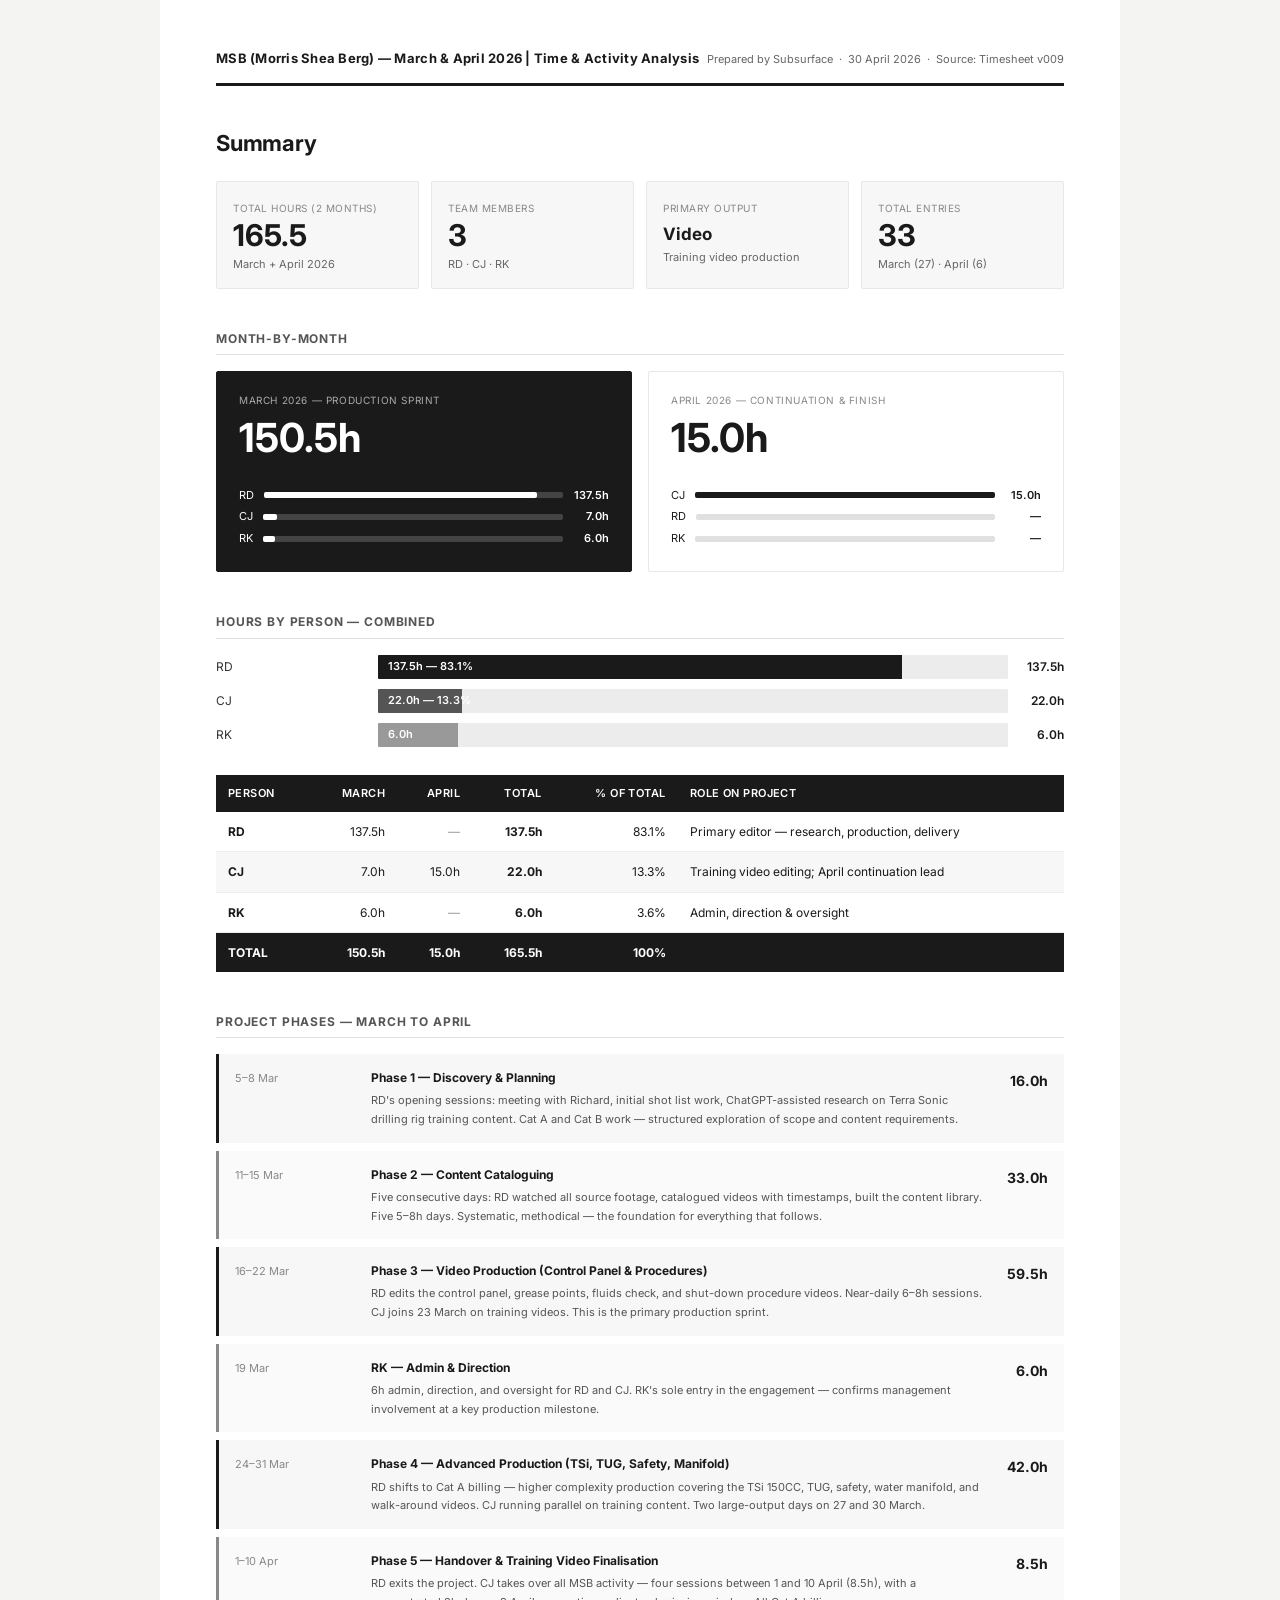
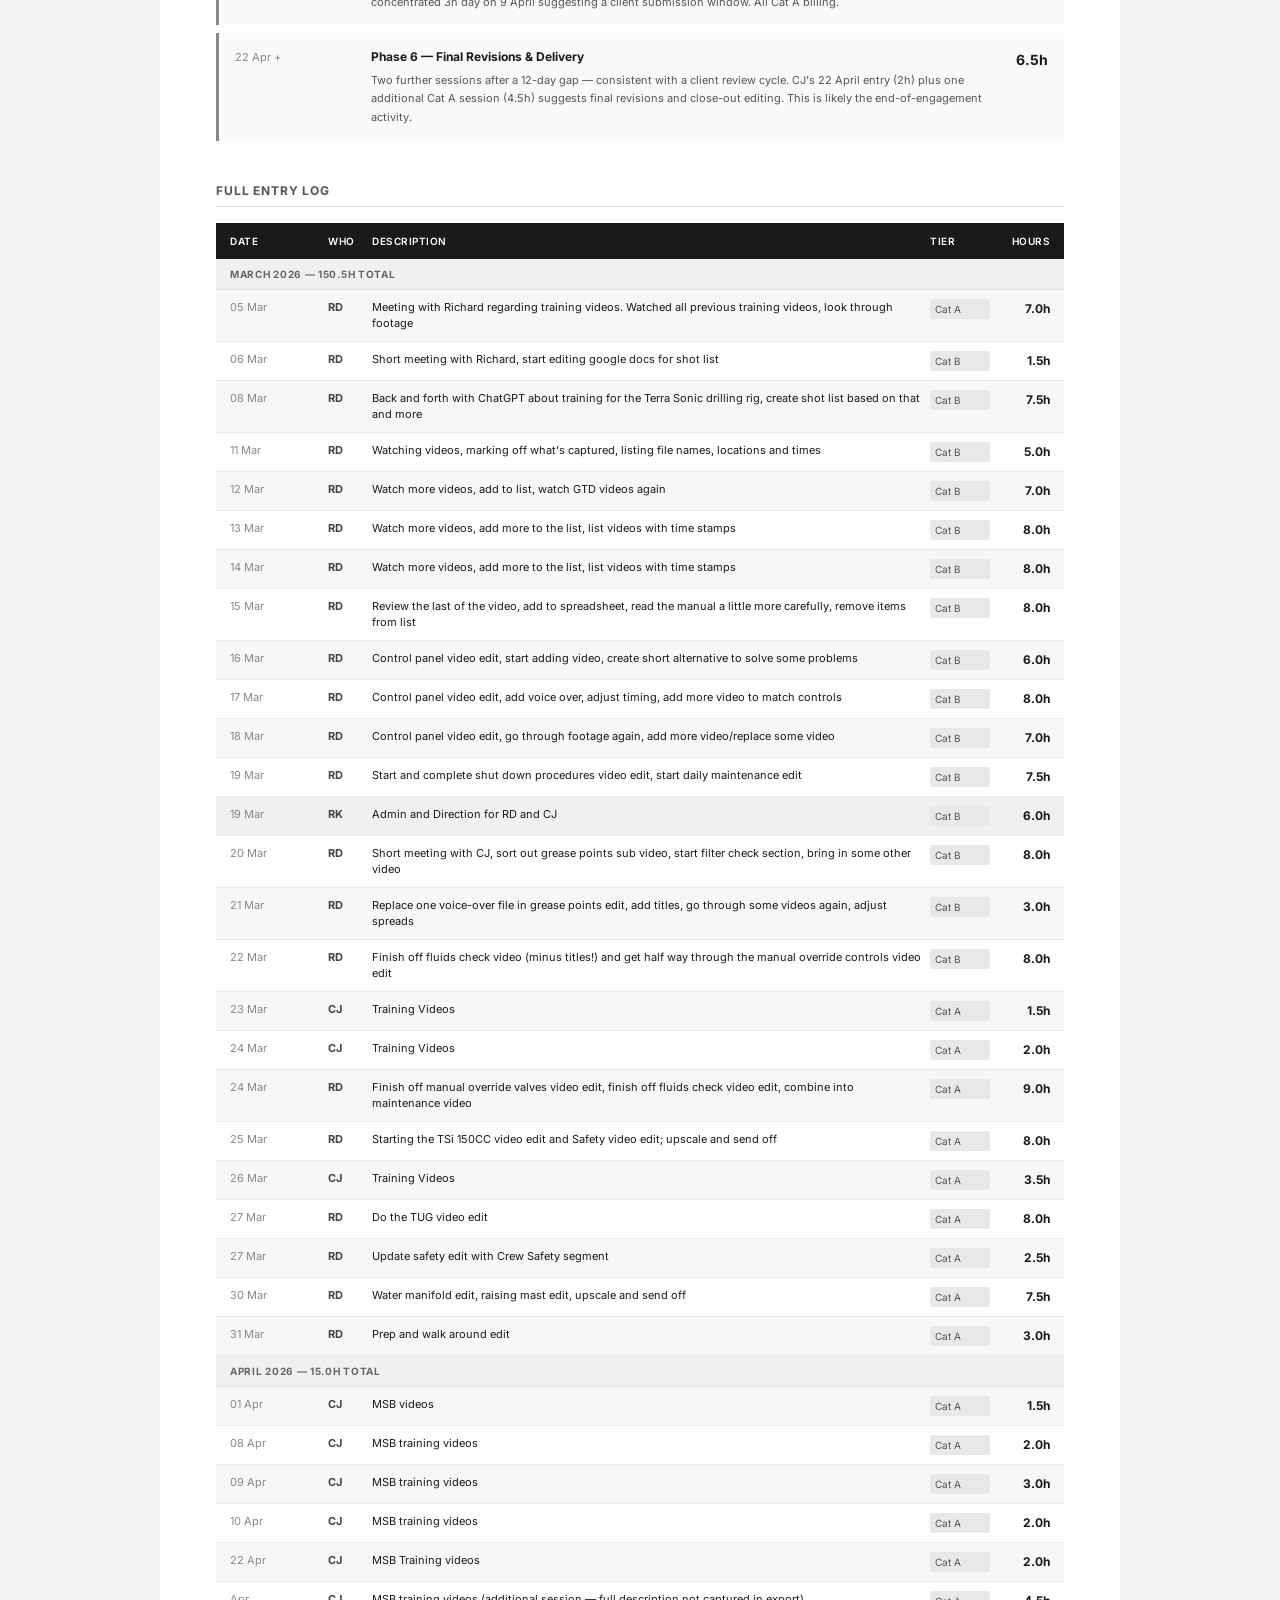
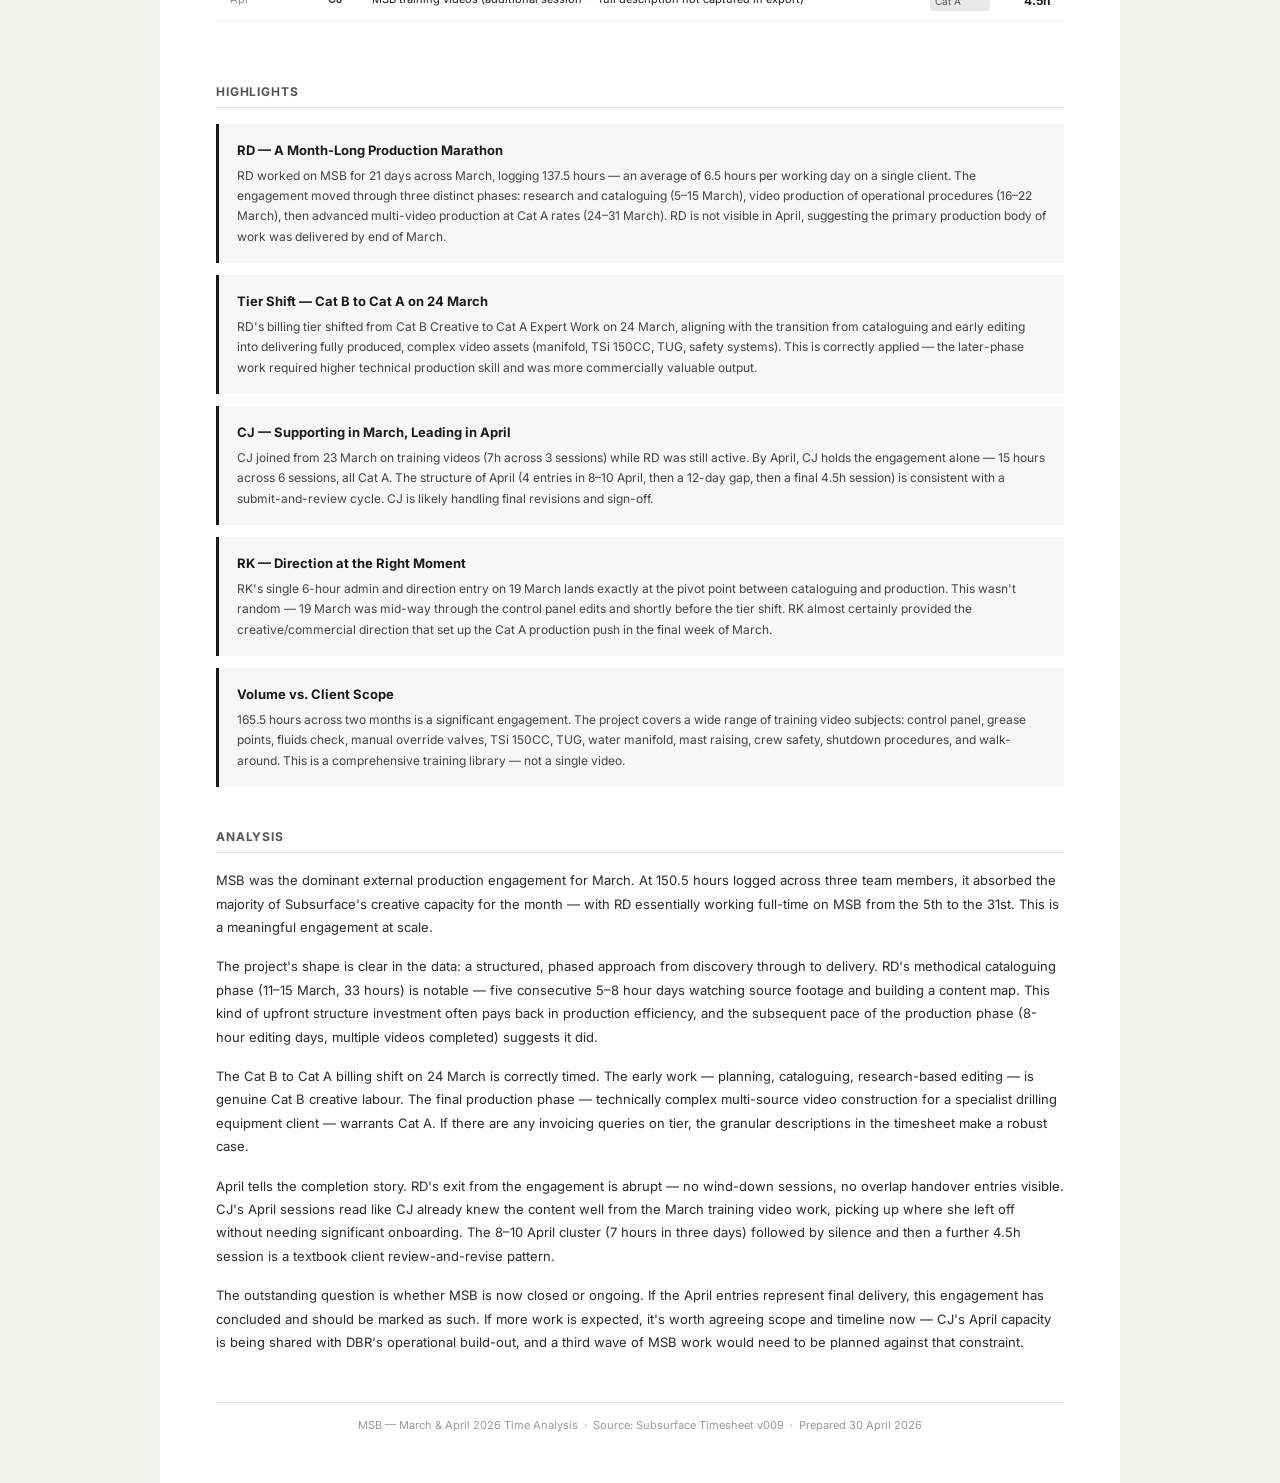
<file: 2026-04-30-MSB-March-April-Time-Analysis.html>
<!DOCTYPE html>
<html lang="en">
<head>
<meta charset="UTF-8">
<meta name="viewport" content="width=device-width, initial-scale=1.0">
<title>MSB — March & April 2026 | Time & Activity Analysis</title>
<style>
  @import url('https://fonts.googleapis.com/css2?family=Inter:wght@300;400;500;600;700&display=swap');

  * { box-sizing: border-box; margin: 0; padding: 0; }

  body {
    font-family: 'Inter', Arial, sans-serif;
    background: #f4f4f2;
    color: #1a1a1a;
    font-size: 13px;
    line-height: 1.6;
  }

  .page {
    max-width: 960px;
    margin: 0 auto;
    background: #fff;
    padding: 48px 56px;
  }

  /* Header */
  .doc-header {
    display: flex;
    justify-content: space-between;
    align-items: baseline;
    border-bottom: 3px solid #1a1a1a;
    padding-bottom: 14px;
    margin-bottom: 40px;
  }
  .doc-header .left { font-weight: 700; font-size: 13px; letter-spacing: 0.02em; }
  .doc-header .right { font-size: 11px; color: #666; }

  h1 { font-size: 22px; font-weight: 700; margin-bottom: 20px; letter-spacing: -0.01em; }
  h2 {
    font-size: 12px; font-weight: 700; text-transform: uppercase; letter-spacing: 0.07em;
    margin-bottom: 16px; margin-top: 40px; color: #555;
    border-bottom: 1px solid #e0e0e0; padding-bottom: 6px;
  }

  /* Metric grid */
  .metric-grid {
    display: grid; grid-template-columns: repeat(4, 1fr); gap: 12px; margin-bottom: 32px;
  }
  .metric-card {
    background: #f7f7f7; border: 1px solid #e8e8e8;
    padding: 18px 16px 14px; border-radius: 2px;
  }
  .metric-card .value { font-size: 30px; font-weight: 700; line-height: 1; margin-bottom: 6px; }
  .metric-card .label { font-size: 10px; text-transform: uppercase; letter-spacing: 0.05em; color: #888; margin-bottom: 4px; }
  .metric-card .note { font-size: 11px; color: #666; }

  /* Month comparison cards */
  .month-compare { display: grid; grid-template-columns: 1fr 1fr; gap: 16px; margin-bottom: 32px; }
  .month-card { border: 1px solid #e8e8e8; padding: 20px 22px; border-radius: 2px; }
  .month-card.dark { background: #1a1a1a; border-color: #1a1a1a; color: #fff; }
  .month-label { font-size: 10px; text-transform: uppercase; letter-spacing: 0.06em; color: #888; margin-bottom: 10px; }
  .month-card.dark .month-label { color: #aaa; }
  .month-hours { font-size: 40px; font-weight: 700; line-height: 1; margin-bottom: 8px; }
  .month-sub { font-size: 11px; color: #555; line-height: 1.8; }
  .month-card.dark .month-sub { color: #bbb; }
  .month-person-row { display: flex; justify-content: space-between; align-items: center; margin-bottom: 4px; }
  .mp-name { font-size: 11px; }
  .mp-bar-track { flex: 1; background: #e0e0e0; height: 6px; margin: 0 10px; border-radius: 2px; }
  .month-card.dark .mp-bar-track { background: #444; }
  .mp-bar-fill { height: 100%; background: #1a1a1a; border-radius: 2px; }
  .month-card.dark .mp-bar-fill { background: #fff; }
  .mp-hours { font-size: 11px; font-weight: 600; min-width: 36px; text-align: right; }

  /* Tables */
  table { width: 100%; border-collapse: collapse; font-size: 12px; margin-bottom: 32px; }
  thead tr { background: #1a1a1a; color: #fff; }
  thead th { padding: 10px 12px; text-align: left; font-weight: 600; font-size: 11px; letter-spacing: 0.04em; text-transform: uppercase; }
  thead th.r { text-align: right; }
  tbody tr:nth-child(even) { background: #f7f7f7; }
  tbody td { padding: 10px 12px; border-bottom: 1px solid #ececec; vertical-align: top; }
  tbody td.r { text-align: right; }
  tbody td.muted { color: #999; }
  tfoot tr { background: #1a1a1a; color: #fff; }
  tfoot td { padding: 10px 12px; font-weight: 700; font-size: 12px; }
  tfoot td.r { text-align: right; }

  /* Bar chart */
  .bar-row { display: flex; align-items: center; gap: 12px; margin-bottom: 10px; }
  .bar-label { width: 150px; font-size: 12px; flex-shrink: 0; color: #333; }
  .bar-track { flex: 1; background: #ececec; height: 24px; border-radius: 1px; overflow: hidden; }
  .bar-fill {
    height: 100%; background: #1a1a1a;
    display: flex; align-items: center; padding-left: 10px;
    color: #fff; font-size: 11px; font-weight: 600; white-space: nowrap; min-width: 80px;
  }
  .bar-fill.mid { background: #555; }
  .bar-fill.light { background: #999; }
  .bar-num { font-size: 12px; font-weight: 600; min-width: 44px; text-align: right; color: #1a1a1a; }

  /* Phase timeline */
  .timeline { margin-bottom: 32px; }
  .phase-block {
    display: flex; gap: 16px; padding: 14px 16px;
    border-left: 3px solid #1a1a1a; margin-bottom: 8px; background: #f7f7f7;
  }
  .phase-block.accent { border-left-color: #888; background: #fafafa; }
  .phase-dates { font-size: 11px; color: #888; min-width: 120px; padding-top: 2px; }
  .phase-content { flex: 1; }
  .phase-title { font-weight: 700; font-size: 12px; margin-bottom: 4px; }
  .phase-detail { font-size: 11px; color: #555; line-height: 1.7; }
  .phase-hours { font-size: 14px; font-weight: 700; min-width: 50px; text-align: right; padding-top: 2px; }

  /* Entry log */
  .entry-header {
    display: grid; grid-template-columns: 90px 36px 1fr 60px 52px;
    gap: 8px; background: #1a1a1a; color: #fff; padding: 10px 14px;
    font-size: 10px; text-transform: uppercase; letter-spacing: 0.05em; font-weight: 600;
  }
  .entry-row {
    display: grid; grid-template-columns: 90px 36px 1fr 60px 52px;
    gap: 8px; padding: 9px 14px; border-bottom: 1px solid #ececec; align-items: start;
  }
  .entry-row:nth-child(even) { background: #f7f7f7; }
  .e-date { font-size: 11px; color: #888; }
  .e-who { font-weight: 700; font-size: 11px; color: #444; }
  .e-desc { font-size: 11px; line-height: 1.5; }
  .e-tier { font-size: 10px; background: #e8e8e8; padding: 2px 5px; border-radius: 2px; color: #555; }
  .e-hrs { font-weight: 700; font-size: 12px; text-align: right; }
  .month-divider {
    background: #f0f0f0; padding: 7px 14px;
    font-size: 10px; text-transform: uppercase; letter-spacing: 0.07em;
    font-weight: 700; color: #666; border-bottom: 1px solid #e0e0e0;
  }

  /* Highlights */
  .highlight { padding: 16px 18px; border-left: 3px solid #1a1a1a; background: #f7f7f7; margin-bottom: 12px; }
  .hl-title { font-weight: 700; font-size: 13px; margin-bottom: 5px; }
  .hl-body { font-size: 12px; color: #444; line-height: 1.7; }

  /* Analysis */
  .analysis p { font-size: 13px; line-height: 1.8; margin-bottom: 16px; color: #2a2a2a; }

  /* Footer */
  .doc-footer {
    margin-top: 48px; border-top: 1px solid #e0e0e0; padding-top: 14px;
    font-size: 11px; color: #999; text-align: center;
  }

  @media print {
    body { background: #fff; }
    .page { padding: 24px 32px; }
    h2 { margin-top: 24px; }
  }
</style>
</head>
<body>
<div class="page">

  <!-- HEADER -->
  <div class="doc-header">
    <div class="left">MSB (Morris Shea Berg) — March &amp; April 2026 | Time &amp; Activity Analysis</div>
    <div class="right">Prepared by Subsurface &nbsp;·&nbsp; 30 April 2026 &nbsp;·&nbsp; Source: Timesheet v009</div>
  </div>

  <!-- SUMMARY -->
  <h1>Summary</h1>

  <div class="metric-grid">
    <div class="metric-card">
      <div class="label">Total Hours (2 months)</div>
      <div class="value">165.5</div>
      <div class="note">March + April 2026</div>
    </div>
    <div class="metric-card">
      <div class="label">Team Members</div>
      <div class="value">3</div>
      <div class="note">RD · CJ · RK</div>
    </div>
    <div class="metric-card">
      <div class="label">Primary Output</div>
      <div class="value" style="font-size:17px; padding-top:6px;">Video</div>
      <div class="note">Training video production</div>
    </div>
    <div class="metric-card">
      <div class="label">Total Entries</div>
      <div class="value">33</div>
      <div class="note">March (27) · April (6)</div>
    </div>
  </div>

  <!-- MONTH COMPARISON -->
  <h2>Month-by-Month</h2>

  <div class="month-compare">
    <div class="month-card dark">
      <div class="month-label">March 2026 — Production Sprint</div>
      <div class="month-hours">150.5h</div>
      <br>
      <div class="month-person-row">
        <span class="mp-name">RD</span>
        <div class="mp-bar-track"><div class="mp-bar-fill" style="width:91.4%"></div></div>
        <span class="mp-hours">137.5h</span>
      </div>
      <div class="month-person-row">
        <span class="mp-name">CJ</span>
        <div class="mp-bar-track"><div class="mp-bar-fill" style="width:4.7%"></div></div>
        <span class="mp-hours">7.0h</span>
      </div>
      <div class="month-person-row">
        <span class="mp-name">RK</span>
        <div class="mp-bar-track"><div class="mp-bar-fill" style="width:4.0%"></div></div>
        <span class="mp-hours">6.0h</span>
      </div>
    </div>
    <div class="month-card">
      <div class="month-label">April 2026 — Continuation &amp; Finish</div>
      <div class="month-hours">15.0h</div>
      <br>
      <div class="month-person-row">
        <span class="mp-name">CJ</span>
        <div class="mp-bar-track"><div class="mp-bar-fill" style="width:100%; background:#1a1a1a;"></div></div>
        <span class="mp-hours">15.0h</span>
      </div>
      <div class="month-person-row">
        <span class="mp-name">RD</span>
        <div class="mp-bar-track"><div class="mp-bar-fill" style="width:0%; background:#1a1a1a;"></div></div>
        <span class="mp-hours">—</span>
      </div>
      <div class="month-person-row">
        <span class="mp-name">RK</span>
        <div class="mp-bar-track"><div class="mp-bar-fill" style="width:0%; background:#1a1a1a;"></div></div>
        <span class="mp-hours">—</span>
      </div>
    </div>
  </div>

  <!-- HOURS BY PERSON -->
  <h2>Hours by Person — Combined</h2>

  <div style="margin-bottom: 28px;">
    <div class="bar-row">
      <div class="bar-label">RD</div>
      <div class="bar-track">
        <div class="bar-fill" style="width:83.1%">137.5h — 83.1%</div>
      </div>
      <div class="bar-num">137.5h</div>
    </div>
    <div class="bar-row">
      <div class="bar-label">CJ</div>
      <div class="bar-track">
        <div class="bar-fill mid" style="width:13.3%">22.0h — 13.3%</div>
      </div>
      <div class="bar-num">22.0h</div>
    </div>
    <div class="bar-row">
      <div class="bar-label">RK</div>
      <div class="bar-track">
        <div class="bar-fill light" style="width:3.6%">6.0h</div>
      </div>
      <div class="bar-num">6.0h</div>
    </div>
  </div>

  <table>
    <thead>
      <tr>
        <th>Person</th>
        <th class="r">March</th>
        <th class="r">April</th>
        <th class="r">Total</th>
        <th class="r">% of Total</th>
        <th>Role on Project</th>
      </tr>
    </thead>
    <tbody>
      <tr>
        <td><strong>RD</strong></td>
        <td class="r">137.5h</td>
        <td class="r muted">—</td>
        <td class="r"><strong>137.5h</strong></td>
        <td class="r">83.1%</td>
        <td>Primary editor — research, production, delivery</td>
      </tr>
      <tr>
        <td><strong>CJ</strong></td>
        <td class="r">7.0h</td>
        <td class="r">15.0h</td>
        <td class="r"><strong>22.0h</strong></td>
        <td class="r">13.3%</td>
        <td>Training video editing; April continuation lead</td>
      </tr>
      <tr>
        <td><strong>RK</strong></td>
        <td class="r">6.0h</td>
        <td class="r muted">—</td>
        <td class="r"><strong>6.0h</strong></td>
        <td class="r">3.6%</td>
        <td>Admin, direction &amp; oversight</td>
      </tr>
    </tbody>
    <tfoot>
      <tr>
        <td>TOTAL</td>
        <td class="r">150.5h</td>
        <td class="r">15.0h</td>
        <td class="r">165.5h</td>
        <td class="r">100%</td>
        <td></td>
      </tr>
    </tfoot>
  </table>

  <!-- WORK PHASES TIMELINE -->
  <h2>Project Phases — March to April</h2>

  <div class="timeline">
    <div class="phase-block">
      <div class="phase-dates">5–8 Mar</div>
      <div class="phase-content">
        <div class="phase-title">Phase 1 — Discovery &amp; Planning</div>
        <div class="phase-detail">RD's opening sessions: meeting with Richard, initial shot list work, ChatGPT-assisted research on Terra Sonic drilling rig training content. Cat A and Cat B work — structured exploration of scope and content requirements.</div>
      </div>
      <div class="phase-hours">16.0h</div>
    </div>
    <div class="phase-block accent">
      <div class="phase-dates">11–15 Mar</div>
      <div class="phase-content">
        <div class="phase-title">Phase 2 — Content Cataloguing</div>
        <div class="phase-detail">Five consecutive days: RD watched all source footage, catalogued videos with timestamps, built the content library. Five 5–8h days. Systematic, methodical — the foundation for everything that follows.</div>
      </div>
      <div class="phase-hours">33.0h</div>
    </div>
    <div class="phase-block">
      <div class="phase-dates">16–22 Mar</div>
      <div class="phase-content">
        <div class="phase-title">Phase 3 — Video Production (Control Panel &amp; Procedures)</div>
        <div class="phase-detail">RD edits the control panel, grease points, fluids check, and shut-down procedure videos. Near-daily 6–8h sessions. CJ joins 23 March on training videos. This is the primary production sprint.</div>
      </div>
      <div class="phase-hours">59.5h</div>
    </div>
    <div class="phase-block accent">
      <div class="phase-dates">19 Mar</div>
      <div class="phase-content">
        <div class="phase-title">RK — Admin &amp; Direction</div>
        <div class="phase-detail">6h admin, direction, and oversight for RD and CJ. RK's sole entry in the engagement — confirms management involvement at a key production milestone.</div>
      </div>
      <div class="phase-hours">6.0h</div>
    </div>
    <div class="phase-block">
      <div class="phase-dates">24–31 Mar</div>
      <div class="phase-content">
        <div class="phase-title">Phase 4 — Advanced Production (TSi, TUG, Safety, Manifold)</div>
        <div class="phase-detail">RD shifts to Cat A billing — higher complexity production covering the TSi 150CC, TUG, safety, water manifold, and walk-around videos. CJ running parallel on training content. Two large-output days on 27 and 30 March.</div>
      </div>
      <div class="phase-hours">42.0h</div>
    </div>
    <div class="phase-block accent">
      <div class="phase-dates">1–10 Apr</div>
      <div class="phase-content">
        <div class="phase-title">Phase 5 — Handover &amp; Training Video Finalisation</div>
        <div class="phase-detail">RD exits the project. CJ takes over all MSB activity — four sessions between 1 and 10 April (8.5h), with a concentrated 3h day on 9 April suggesting a client submission window. All Cat A billing.</div>
      </div>
      <div class="phase-hours">8.5h</div>
    </div>
    <div class="phase-block accent">
      <div class="phase-dates">22 Apr +</div>
      <div class="phase-content">
        <div class="phase-title">Phase 6 — Final Revisions &amp; Delivery</div>
        <div class="phase-detail">Two further sessions after a 12-day gap — consistent with a client review cycle. CJ's 22 April entry (2h) plus one additional Cat A session (4.5h) suggests final revisions and close-out editing. This is likely the end-of-engagement activity.</div>
      </div>
      <div class="phase-hours">6.5h</div>
    </div>
  </div>

  <!-- FULL LOG — MARCH -->
  <h2>Full Entry Log</h2>

  <div class="entry-header">
    <div>Date</div>
    <div>Who</div>
    <div>Description</div>
    <div>Tier</div>
    <div style="text-align:right;">Hours</div>
  </div>

  <div class="month-divider">March 2026 — 150.5h total</div>

  <div class="entry-row">
    <div class="e-date">05 Mar</div><div class="e-who">RD</div>
    <div class="e-desc">Meeting with Richard regarding training videos. Watched all previous training videos, look through footage</div>
    <div class="e-tier">Cat A</div><div class="e-hrs">7.0h</div>
  </div>
  <div class="entry-row">
    <div class="e-date">06 Mar</div><div class="e-who">RD</div>
    <div class="e-desc">Short meeting with Richard, start editing google docs for shot list</div>
    <div class="e-tier">Cat B</div><div class="e-hrs">1.5h</div>
  </div>
  <div class="entry-row">
    <div class="e-date">08 Mar</div><div class="e-who">RD</div>
    <div class="e-desc">Back and forth with ChatGPT about training for the Terra Sonic drilling rig, create shot list based on that and more</div>
    <div class="e-tier">Cat B</div><div class="e-hrs">7.5h</div>
  </div>
  <div class="entry-row">
    <div class="e-date">11 Mar</div><div class="e-who">RD</div>
    <div class="e-desc">Watching videos, marking off what's captured, listing file names, locations and times</div>
    <div class="e-tier">Cat B</div><div class="e-hrs">5.0h</div>
  </div>
  <div class="entry-row">
    <div class="e-date">12 Mar</div><div class="e-who">RD</div>
    <div class="e-desc">Watch more videos, add to list, watch GTD videos again</div>
    <div class="e-tier">Cat B</div><div class="e-hrs">7.0h</div>
  </div>
  <div class="entry-row">
    <div class="e-date">13 Mar</div><div class="e-who">RD</div>
    <div class="e-desc">Watch more videos, add more to the list, list videos with time stamps</div>
    <div class="e-tier">Cat B</div><div class="e-hrs">8.0h</div>
  </div>
  <div class="entry-row">
    <div class="e-date">14 Mar</div><div class="e-who">RD</div>
    <div class="e-desc">Watch more videos, add more to the list, list videos with time stamps</div>
    <div class="e-tier">Cat B</div><div class="e-hrs">8.0h</div>
  </div>
  <div class="entry-row">
    <div class="e-date">15 Mar</div><div class="e-who">RD</div>
    <div class="e-desc">Review the last of the video, add to spreadsheet, read the manual a little more carefully, remove items from list</div>
    <div class="e-tier">Cat B</div><div class="e-hrs">8.0h</div>
  </div>
  <div class="entry-row">
    <div class="e-date">16 Mar</div><div class="e-who">RD</div>
    <div class="e-desc">Control panel video edit, start adding video, create short alternative to solve some problems</div>
    <div class="e-tier">Cat B</div><div class="e-hrs">6.0h</div>
  </div>
  <div class="entry-row">
    <div class="e-date">17 Mar</div><div class="e-who">RD</div>
    <div class="e-desc">Control panel video edit, add voice over, adjust timing, add more video to match controls</div>
    <div class="e-tier">Cat B</div><div class="e-hrs">8.0h</div>
  </div>
  <div class="entry-row">
    <div class="e-date">18 Mar</div><div class="e-who">RD</div>
    <div class="e-desc">Control panel video edit, go through footage again, add more video/replace some video</div>
    <div class="e-tier">Cat B</div><div class="e-hrs">7.0h</div>
  </div>
  <div class="entry-row">
    <div class="e-date">19 Mar</div><div class="e-who">RD</div>
    <div class="e-desc">Start and complete shut down procedures video edit, start daily maintenance edit</div>
    <div class="e-tier">Cat B</div><div class="e-hrs">7.5h</div>
  </div>
  <div class="entry-row" style="background:#f0f0f0;">
    <div class="e-date">19 Mar</div><div class="e-who">RK</div>
    <div class="e-desc">Admin and Direction for RD and CJ</div>
    <div class="e-tier">Cat B</div><div class="e-hrs">6.0h</div>
  </div>
  <div class="entry-row">
    <div class="e-date">20 Mar</div><div class="e-who">RD</div>
    <div class="e-desc">Short meeting with CJ, sort out grease points sub video, start filter check section, bring in some other video</div>
    <div class="e-tier">Cat B</div><div class="e-hrs">8.0h</div>
  </div>
  <div class="entry-row">
    <div class="e-date">21 Mar</div><div class="e-who">RD</div>
    <div class="e-desc">Replace one voice-over file in grease points edit, add titles, go through some videos again, adjust spreads</div>
    <div class="e-tier">Cat B</div><div class="e-hrs">3.0h</div>
  </div>
  <div class="entry-row">
    <div class="e-date">22 Mar</div><div class="e-who">RD</div>
    <div class="e-desc">Finish off fluids check video (minus titles!) and get half way through the manual override controls video edit</div>
    <div class="e-tier">Cat B</div><div class="e-hrs">8.0h</div>
  </div>
  <div class="entry-row">
    <div class="e-date">23 Mar</div><div class="e-who">CJ</div>
    <div class="e-desc">Training Videos</div>
    <div class="e-tier">Cat A</div><div class="e-hrs">1.5h</div>
  </div>
  <div class="entry-row">
    <div class="e-date">24 Mar</div><div class="e-who">CJ</div>
    <div class="e-desc">Training Videos</div>
    <div class="e-tier">Cat A</div><div class="e-hrs">2.0h</div>
  </div>
  <div class="entry-row">
    <div class="e-date">24 Mar</div><div class="e-who">RD</div>
    <div class="e-desc">Finish off manual override valves video edit, finish off fluids check video edit, combine into maintenance video</div>
    <div class="e-tier">Cat A</div><div class="e-hrs">9.0h</div>
  </div>
  <div class="entry-row">
    <div class="e-date">25 Mar</div><div class="e-who">RD</div>
    <div class="e-desc">Starting the TSi 150CC video edit and Safety video edit; upscale and send off</div>
    <div class="e-tier">Cat A</div><div class="e-hrs">8.0h</div>
  </div>
  <div class="entry-row">
    <div class="e-date">26 Mar</div><div class="e-who">CJ</div>
    <div class="e-desc">Training Videos</div>
    <div class="e-tier">Cat A</div><div class="e-hrs">3.5h</div>
  </div>
  <div class="entry-row">
    <div class="e-date">27 Mar</div><div class="e-who">RD</div>
    <div class="e-desc">Do the TUG video edit</div>
    <div class="e-tier">Cat A</div><div class="e-hrs">8.0h</div>
  </div>
  <div class="entry-row">
    <div class="e-date">27 Mar</div><div class="e-who">RD</div>
    <div class="e-desc">Update safety edit with Crew Safety segment</div>
    <div class="e-tier">Cat A</div><div class="e-hrs">2.5h</div>
  </div>
  <div class="entry-row">
    <div class="e-date">30 Mar</div><div class="e-who">RD</div>
    <div class="e-desc">Water manifold edit, raising mast edit, upscale and send off</div>
    <div class="e-tier">Cat A</div><div class="e-hrs">7.5h</div>
  </div>
  <div class="entry-row">
    <div class="e-date">31 Mar</div><div class="e-who">RD</div>
    <div class="e-desc">Prep and walk around edit</div>
    <div class="e-tier">Cat A</div><div class="e-hrs">3.0h</div>
  </div>

  <div class="month-divider">April 2026 — 15.0h total</div>

  <div class="entry-row">
    <div class="e-date">01 Apr</div><div class="e-who">CJ</div>
    <div class="e-desc">MSB videos</div>
    <div class="e-tier">Cat A</div><div class="e-hrs">1.5h</div>
  </div>
  <div class="entry-row">
    <div class="e-date">08 Apr</div><div class="e-who">CJ</div>
    <div class="e-desc">MSB training videos</div>
    <div class="e-tier">Cat A</div><div class="e-hrs">2.0h</div>
  </div>
  <div class="entry-row">
    <div class="e-date">09 Apr</div><div class="e-who">CJ</div>
    <div class="e-desc">MSB training videos</div>
    <div class="e-tier">Cat A</div><div class="e-hrs">3.0h</div>
  </div>
  <div class="entry-row">
    <div class="e-date">10 Apr</div><div class="e-who">CJ</div>
    <div class="e-desc">MSB training videos</div>
    <div class="e-tier">Cat A</div><div class="e-hrs">2.0h</div>
  </div>
  <div class="entry-row">
    <div class="e-date">22 Apr</div><div class="e-who">CJ</div>
    <div class="e-desc">MSB Training videos</div>
    <div class="e-tier">Cat A</div><div class="e-hrs">2.0h</div>
  </div>
  <div class="entry-row">
    <div class="e-date">Apr</div><div class="e-who">CJ</div>
    <div class="e-desc">MSB training videos (additional session — full description not captured in export)</div>
    <div class="e-tier">Cat A</div><div class="e-hrs">4.5h</div>
  </div>

  <br>

  <!-- HIGHLIGHTS -->
  <h2>Highlights</h2>

  <div class="highlight">
    <div class="hl-title">RD — A Month-Long Production Marathon</div>
    <div class="hl-body">RD worked on MSB for 21 days across March, logging 137.5 hours — an average of 6.5 hours per working day on a single client. The engagement moved through three distinct phases: research and cataloguing (5–15 March), video production of operational procedures (16–22 March), then advanced multi-video production at Cat A rates (24–31 March). RD is not visible in April, suggesting the primary production body of work was delivered by end of March.</div>
  </div>

  <div class="highlight">
    <div class="hl-title">Tier Shift — Cat B to Cat A on 24 March</div>
    <div class="hl-body">RD's billing tier shifted from Cat B Creative to Cat A Expert Work on 24 March, aligning with the transition from cataloguing and early editing into delivering fully produced, complex video assets (manifold, TSi 150CC, TUG, safety systems). This is correctly applied — the later-phase work required higher technical production skill and was more commercially valuable output.</div>
  </div>

  <div class="highlight">
    <div class="hl-title">CJ — Supporting in March, Leading in April</div>
    <div class="hl-body">CJ joined from 23 March on training videos (7h across 3 sessions) while RD was still active. By April, CJ holds the engagement alone — 15 hours across 6 sessions, all Cat A. The structure of April (4 entries in 8–10 April, then a 12-day gap, then a final 4.5h session) is consistent with a submit-and-review cycle. CJ is likely handling final revisions and sign-off.</div>
  </div>

  <div class="highlight">
    <div class="hl-title">RK — Direction at the Right Moment</div>
    <div class="hl-body">RK's single 6-hour admin and direction entry on 19 March lands exactly at the pivot point between cataloguing and production. This wasn't random — 19 March was mid-way through the control panel edits and shortly before the tier shift. RK almost certainly provided the creative/commercial direction that set up the Cat A production push in the final week of March.</div>
  </div>

  <div class="highlight">
    <div class="hl-title">Volume vs. Client Scope</div>
    <div class="hl-body">165.5 hours across two months is a significant engagement. The project covers a wide range of training video subjects: control panel, grease points, fluids check, manual override valves, TSi 150CC, TUG, water manifold, mast raising, crew safety, shutdown procedures, and walk-around. This is a comprehensive training library — not a single video.</div>
  </div>

  <!-- ANALYSIS -->
  <h2>Analysis</h2>

  <div class="analysis">
    <p>MSB was the dominant external production engagement for March. At 150.5 hours logged across three team members, it absorbed the majority of Subsurface's creative capacity for the month — with RD essentially working full-time on MSB from the 5th to the 31st. This is a meaningful engagement at scale.</p>

    <p>The project's shape is clear in the data: a structured, phased approach from discovery through to delivery. RD's methodical cataloguing phase (11–15 March, 33 hours) is notable — five consecutive 5–8 hour days watching source footage and building a content map. This kind of upfront structure investment often pays back in production efficiency, and the subsequent pace of the production phase (8-hour editing days, multiple videos completed) suggests it did.</p>

    <p>The Cat B to Cat A billing shift on 24 March is correctly timed. The early work — planning, cataloguing, research-based editing — is genuine Cat B creative labour. The final production phase — technically complex multi-source video construction for a specialist drilling equipment client — warrants Cat A. If there are any invoicing queries on tier, the granular descriptions in the timesheet make a robust case.</p>

    <p>April tells the completion story. RD's exit from the engagement is abrupt — no wind-down sessions, no overlap handover entries visible. CJ's April sessions read like CJ already knew the content well from the March training video work, picking up where she left off without needing significant onboarding. The 8–10 April cluster (7 hours in three days) followed by silence and then a further 4.5h session is a textbook client review-and-revise pattern.</p>

    <p>The outstanding question is whether MSB is now closed or ongoing. If the April entries represent final delivery, this engagement has concluded and should be marked as such. If more work is expected, it's worth agreeing scope and timeline now — CJ's April capacity is being shared with DBR's operational build-out, and a third wave of MSB work would need to be planned against that constraint.</p>
  </div>

  <!-- FOOTER -->
  <div class="doc-footer">
    MSB — March &amp; April 2026 Time Analysis &nbsp;·&nbsp; Source: Subsurface Timesheet v009 &nbsp;·&nbsp; Prepared 30 April 2026
  </div>

</div>
</body>
</html>
</file>
<file: website-v3/styles.css>
:root {
  --charcoal: #111315;
  --charcoal-soft: #1a1c1f;
  --white: #FFFFFF;
  --warm-grey: #C9C9C9;
}

* { margin: 0; padding: 0; box-sizing: border-box; }

html { scroll-behavior: smooth; }

body {
  font-family: 'Inter', sans-serif;
  background: var(--charcoal);
  color: var(--warm-grey);
  overflow-x: hidden;
}

/* ---------- Scroll cue ---------- */
.scroll-contact {
  position: fixed;
  left: 32px;
  bottom: 32px;
  z-index: 50;
  display: flex;
  flex-direction: column;
  align-items: center;
  gap: 10px;
  text-decoration: none;
  color: rgba(201, 201, 201, 0.7);
  letter-spacing: 0.22em;
  font-size: 0.7rem;
  text-transform: uppercase;
  transition: color 0.3s ease;
}

.scroll-contact__line {
  width: 1px;
  height: 32px;
  background: currentColor;
  opacity: 0.5;
  transition: height 0.3s ease, opacity 0.3s ease;
}

.scroll-contact:hover {
  color: var(--white);
}

.scroll-contact:hover .scroll-contact__line {
  height: 44px;
  opacity: 0.9;
}

/* ---------- Hero / Screen ---------- */
.hero {
  position: relative;
  min-height: 100vh;
  display: flex;
  align-items: center;
  justify-content: center;
  padding: 6vw;
  overflow: hidden;
  background: linear-gradient(160deg, var(--charcoal) 0%, var(--charcoal-soft) 55%, var(--charcoal) 130%);
}

.screen {
  position: relative;
  z-index: 1;
  width: min(88vw, 1400px);
  aspect-ratio: 16 / 9;
  display: flex;
  flex-direction: column;
  align-items: center;
  justify-content: center;
  gap: clamp(1.2rem, 3vw, 2.4rem);
  text-align: center;
  padding: 5vw;
  border-radius: 8px;
  border: 1px solid rgba(255, 255, 255, 0.14);
  box-shadow:
    0 50px 140px -30px rgba(0, 0, 0, 0.75),
    inset 0 0 0 1px rgba(255, 255, 255, 0.04);
  overflow: hidden;
}

.screen__bg {
  position: absolute;
  inset: 0;
  z-index: 0;
  background: var(--charcoal);
}

.screen__bg img {
  width: 100%;
  height: 100%;
  object-fit: contain;
}

.screen__bg::after {
  content: '';
  position: absolute;
  inset: 0;
  background:
    radial-gradient(ellipse at 50% 0%, rgba(255, 255, 255, 0.06) 0%, transparent 60%),
    linear-gradient(160deg, rgba(17, 19, 21, 0.78) 0%, rgba(17, 19, 21, 0.55) 50%, rgba(17, 19, 21, 0.78) 130%);
}

.screen__logo {
  position: relative;
  z-index: 1;
  width: clamp(220px, 32vw, 480px);
  height: auto;
  filter: drop-shadow(0 4px 24px rgba(0, 0, 0, 0.55));
}

.screen__tagline {
  position: relative;
  z-index: 1;
  font-family: 'Archivo', sans-serif;
  font-weight: 600;
  font-size: clamp(1.05rem, 2.1vw, 1.5rem);
  letter-spacing: 0.01em;
  color: var(--white);
  text-shadow: 0 2px 16px rgba(0, 0, 0, 0.5);
}

.screen__services {
  position: relative;
  z-index: 1;
  font-size: clamp(0.7rem, 1vw, 0.85rem);
  letter-spacing: 0.28em;
  text-transform: uppercase;
  color: rgba(201, 201, 201, 0.85);
  text-shadow: 0 2px 12px rgba(0, 0, 0, 0.5);
}

.screen__services span {
  color: var(--white);
  margin: 0 0.4em;
}

/* ---------- Contact ---------- */
.contact {
  min-height: 100vh;
  display: flex;
  flex-direction: column;
  align-items: center;
  justify-content: center;
  text-align: center;
  gap: 1.4rem;
  padding: 8vw 6vw;
  background: linear-gradient(200deg, var(--charcoal-soft) 0%, var(--charcoal) 65%);
}

.eyebrow {
  font-size: 0.75rem;
  letter-spacing: 0.3em;
  text-transform: uppercase;
  color: rgba(201, 201, 201, 0.7);
}

.contact h2 {
  font-family: 'Archivo', sans-serif;
  font-weight: 700;
  font-size: clamp(1.8rem, 4.5vw, 3.2rem);
  line-height: 1.2;
  color: var(--warm-grey);
}

.contact h2 em {
  font-style: normal;
  color: var(--white);
}

.contact-links {
  display: flex;
  flex-direction: column;
  gap: 0.6rem;
  margin-top: 0.6rem;
}

.contact-links a {
  color: var(--white);
  text-decoration: none;
  font-size: clamp(1rem, 1.6vw, 1.25rem);
  font-weight: 500;
  border-bottom: 1px solid transparent;
  transition: border-color 0.3s ease, color 0.3s ease;
}

.contact-links a:hover {
  border-color: var(--warm-grey);
  color: var(--warm-grey);
}

.footer-copy {
  margin-top: 3rem;
  font-size: 0.75rem;
  letter-spacing: 0.05em;
  color: rgba(201, 201, 201, 0.45);
}

@media (max-width: 700px) {
  .scroll-contact { left: 18px; bottom: 18px; font-size: 0.62rem; }
  .screen { aspect-ratio: auto; min-height: 70vh; padding: 12vw 8vw; }
}
</file>
